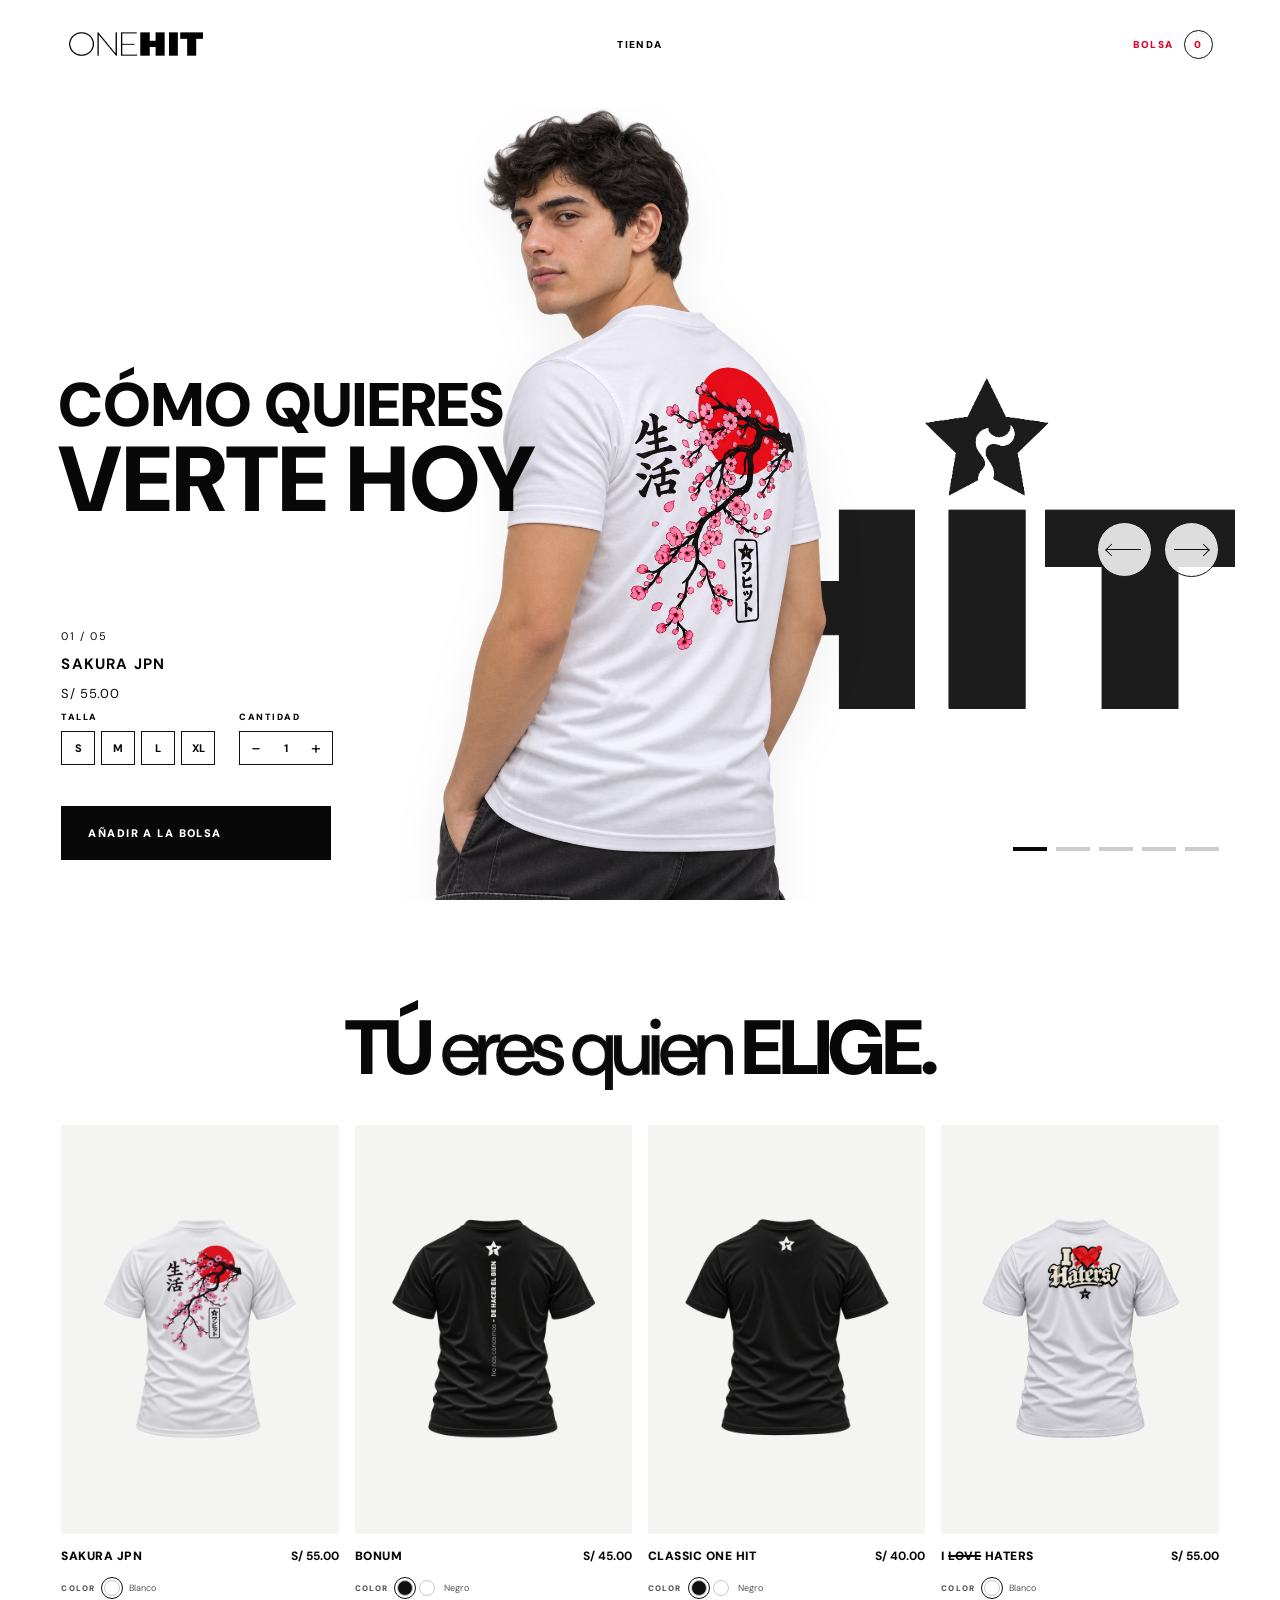
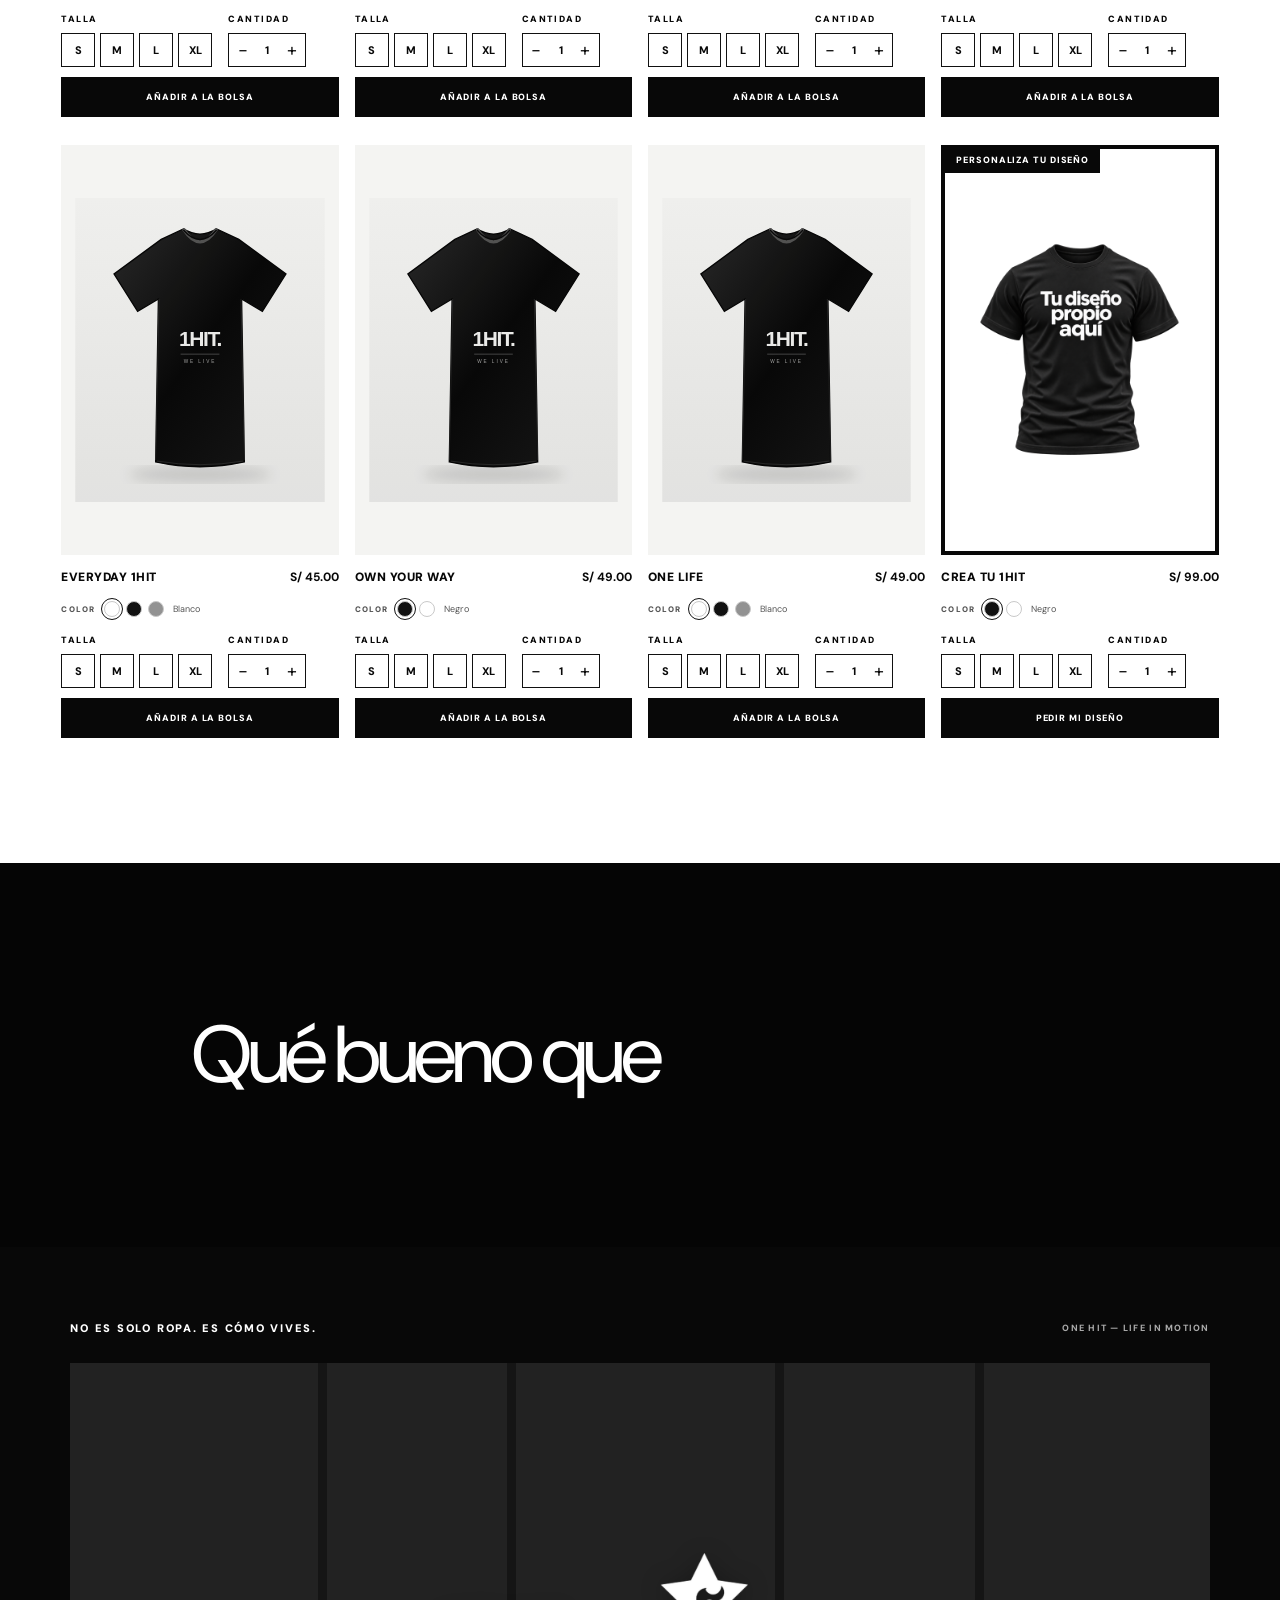
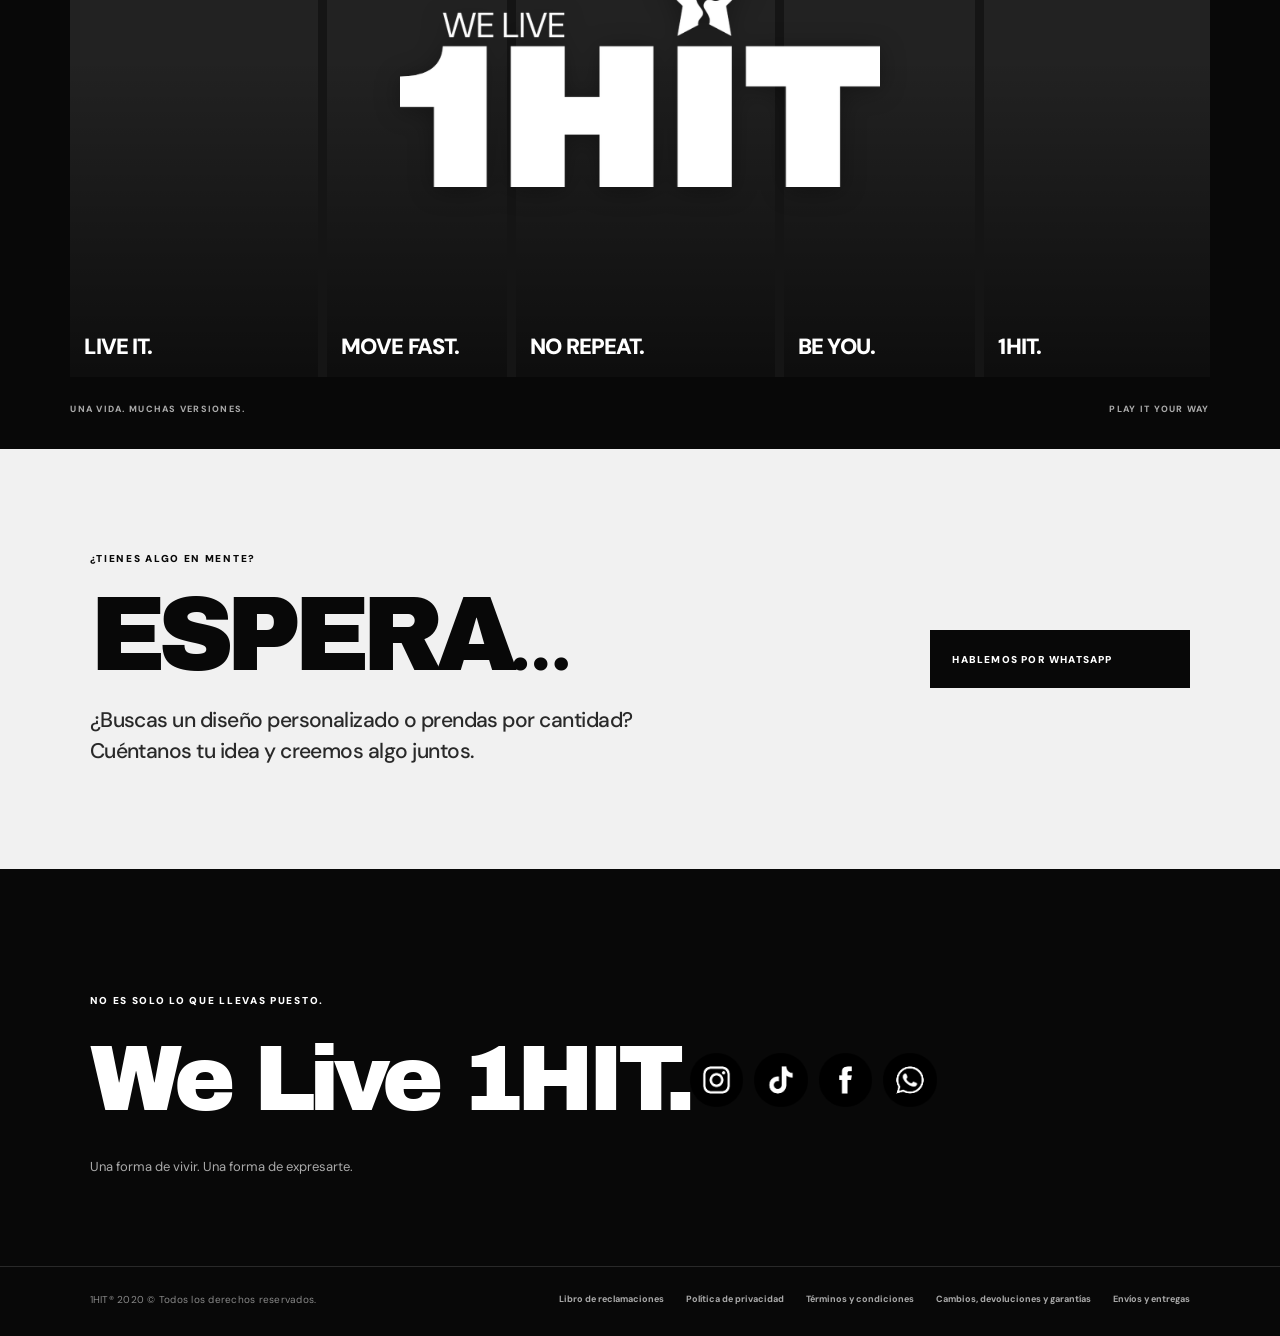
<file: index.html>
<!doctype html>
<html lang="es"><head>
<meta charset="UTF-8"><meta name="viewport" content="width=device-width,initial-scale=1">
<meta name="theme-color" content="#fff"><title>ONEHIT® — WE LIVE 1HIT.</title>
<link rel="preconnect" href="https://fonts.googleapis.com"><link rel="preconnect" href="https://fonts.gstatic.com" crossorigin>
<link href="https://fonts.googleapis.com/css2?family=Archivo+Black&family=DM+Sans:wght@400;500;600;700;800;900&display=swap" rel="stylesheet">
<link rel="stylesheet" href="/src/styles.css?v=mobile-modal-close-sticky-001">
</head><body>
<header class="header"><a class="logo" href="#home" aria-label="ONE HIT"><img src="/public/brand/onehit-header-logo.png" alt="ONE HIT®"></a><nav><a href="#shop">TIENDA</a></nav><button class="bag" id="bag">BOLSA <span id="bag-count">0</span></button></header>
<main>
<section class="hero" id="home">
<img class="giant-logo" src="/public/brand/onehit-logo.png" alt="" aria-hidden="true">
<div class="headline"><span>CÓMO QUIERES</span><strong>VERTE HOY</strong></div>
<div class="model-window"><div class="model-track" id="model-track">
<div class="model-slide"><img src="/public/models/model-white.png" alt="Modelo con polo gráfico blanco"></div>
<div class="model-slide black-look"><img src="/public/models/model-black.png" alt="Modelo con polo negro"></div>
<div class="model-slide alt-look"><img src="/public/models/model-i-love-haters.png" alt="Modelo con I LOVE HATERS"></div>
<div class="model-slide graphic-look"><img src="/public/models/model-graphic.webp" alt="Modelo con polo de colección"></div>
<div class="model-slide hoodie-look"><img src="/public/models/model-hoodie.webp" alt="Modelo con hoodie"></div>
</div></div>
<div class="arrows"><button id="prev" aria-label="Anterior"><span class="slider-arrow slider-arrow-left" aria-hidden="true"></span></button><button id="next" aria-label="Siguiente"><span class="slider-arrow slider-arrow-right" aria-hidden="true"></span></button></div>
<div class="product-meta"><small id="slide-number">01 / 05</small><b id="product-name">POLO GRÁFICO 01 / BLANCO</b><span id="product-price">S/ 49.00</span></div>
<div class="purchase-options" aria-label="Seleccionar talla y cantidad"><div class="size-picker"><span class="option-label">TALLA</span><div class="size-options" id="size-options"><button type="button" data-size="S">S</button><button type="button" data-size="M">M</button><button type="button" data-size="L">L</button><button type="button" data-size="XL">XL</button></div></div>
<div class="quantity-picker"><span class="option-label">CANTIDAD</span><div class="quantity-control"><button type="button" id="qty-minus" aria-label="Disminuir cantidad">−</button><output id="quantity">1</output><button type="button" id="qty-plus" aria-label="Aumentar cantidad">+</button></div></div></div>
<button class="buy" id="buy">AÑADIR A LA BOLSA</button>
<div class="indicators" id="indicators"><button class="active"></button><button></button><button></button><button></button><button></button></div>
</section>
<section class="shop" id="shop"><div class="shop-title"><h2><strong class="shop-title-tu">TÚ</strong> <span class="shop-title-regular">eres quien</span> <strong>ELIGE.</strong></h2></div><div class="shop-grid" id="shop-grid"></div></section>
<section class="onehit-manifesto" aria-label="Manifiesto ONE HIT">
 <p class="manifesto-line"><span class="manifesto-fixed">Qué bueno que</span> <span class="manifesto-mask"><span class="manifesto-changing" id="manifesto-changing">toqué fondo.</span></span><span class="manifesto-finale" id="manifesto-finale" aria-hidden="true"><span class="final-regular">Encontré</span> <strong class="final-bold">ONE HIT.</strong></span></p>
</section>
<section class="lifestyle-film" aria-label="ONE HIT lifestyle film">
 <div class="lifestyle-film-head">
  <p>NO ES SOLO ROPA. ES CÓMO VIVES.</p>
  <span>ONE HIT — LIFE IN MOTION</span>
 </div>
 <!-- Simulación temporal del video. Reemplazar este bloque por un video MP4 cuando esté listo. -->
 <div class="film-collage" aria-label="Collage visual animado de estilo de vida">
  <div class="film-tile film-tile-a"><video src="/public/videos/video-01.mp4" autoplay muted loop playsinline webkit-playsinline preload="auto" aria-label="ONE HIT — LIVE IT"></video><span>LIVE IT.</span></div>
  <div class="film-tile film-tile-b"><video src="/public/videos/video-02.mp4" autoplay muted loop playsinline preload="metadata" aria-label="ONE HIT — MOVE FAST"></video><span>MOVE FAST.</span></div>
  <div class="film-tile film-tile-c"><video src="/public/videos/video-03.mp4" autoplay muted loop playsinline preload="metadata" aria-label="ONE HIT — NO REPEAT"></video><span>NO REPEAT.</span></div>
  <div class="film-tile film-tile-d"><video src="/public/videos/video-04.mp4" autoplay muted loop playsinline preload="metadata" aria-label="ONE HIT — BE YOU"></video><span>BE YOU.</span></div>
  <div class="film-tile film-tile-e"><video src="/public/videos/video-05.mp4" autoplay muted loop playsinline preload="metadata" aria-label="ONE HIT — 1HIT"></video><span>1HIT.</span></div>
  <div class="film-center-mark"><img src="/public/brand/we-live-1hit-lockup.png" alt="WE LIVE 1HIT" /></div>
 </div>
 <div class="lifestyle-film-foot"><span>UNA VIDA. MUCHAS VERSIONES.</span><button class="lifestyle-cart-trigger" id="lifestyle-cart-trigger" type="button" aria-label="Abrir tu bolsa">PLAY IT YOUR WAY</button></div>
</section>
<section class="custom-order" id="pedidos-personalizados">
 <div class="custom-order-copy">
  <p class="custom-order-kicker">¿TIENES ALGO EN MENTE?</p>
  <h2>ESPERA<span>…</span></h2>
  <p class="custom-order-description">¿Buscas un diseño personalizado o prendas por cantidad?<br class="custom-order-desktop-break">Cuéntanos tu idea y creemos algo juntos.</p>
 </div>
 <a class="custom-order-cta" href="https://wa.me/51960945765?text=Hola%20ONE%20HIT%2C%20quiero%20consultar%20por%20un%20dise%C3%B1o%20personalizado%20o%20un%20pedido%20por%20cantidad." target="_blank" rel="noopener noreferrer">
  <span>HABLEMOS POR WHATSAPP</span>
 </a>
</section>
<section class="about" id="about"><p>NO ES SOLO LO QUE LLEVAS PUESTO.</p><h2>We Live 1HIT.<span class="about-socials" aria-label="Redes sociales de ONE HIT">
 <a class="about-social-icon" href="https://www.instagram.com/" target="_blank" rel="noopener noreferrer" aria-label="Instagram"><img src="/public/brand/social-instagram.png" alt="" /></a>
 <a class="about-social-icon" href="https://www.tiktok.com/" target="_blank" rel="noopener noreferrer" aria-label="TikTok"><img src="/public/brand/social-tiktok.png" alt="" /></a>
 <a class="about-social-icon" href="https://www.facebook.com/" target="_blank" rel="noopener noreferrer" aria-label="Facebook"><img src="/public/brand/social-facebook.png" alt="" /></a>
 <a class="about-social-icon" href="https://wa.me/51960945765" target="_blank" rel="noopener noreferrer" aria-label="WhatsApp"><img src="/public/brand/social-whatsapp.png" alt="" /></a>
 </span></h2><span>Una forma de vivir. Una forma de expresarte.</span></section>

</main>
<footer class="site-footer" id="footer">
 <div class="footer-copy">1HIT® 2020 © Todos los derechos reservados.</div>
 <nav class="footer-links" aria-label="Información legal">
  <a href="/reclamaciones.html">Libro de reclamaciones</a>
  <a href="/informacion-legal.html#privacidad">Política de privacidad</a>
  <a href="/informacion-legal.html#terminos">Términos y condiciones</a>
  <a href="/informacion-legal.html#cambios">Cambios, devoluciones y garantías</a>
  <a href="/informacion-legal.html#envios">Envíos y entregas</a>
 </nav>
</footer>
<div class="product-modal-backdrop" id="product-modal-backdrop"></div>
<section class="product-modal" id="product-modal" role="dialog" aria-modal="true" aria-labelledby="detail-name" aria-hidden="true">
 <button class="product-modal-close" id="detail-close" type="button" aria-label="Cerrar">×</button>
 <div class="detail-gallery">
  <div class="detail-main-image"><img id="detail-main-image" src="/public/models/model-white.webp" alt=""></div>
  <div class="detail-thumbnails" id="detail-thumbnails"></div>
 </div>
 <div class="detail-info">
  <p class="detail-kicker">ONE HIT / PRODUCTO</p>
  <h2 id="detail-name"></h2>
  <p class="detail-price" id="detail-price"></p>
  <div class="detail-option">
   <span class="option-label">COLOR</span><div class="detail-swatches" id="detail-swatches"></div><span id="detail-color-name"></span>
  </div>
  <div class="detail-option">
   <span class="option-label">TALLA</span><div class="detail-sizes" id="detail-sizes"></div>
  </div>
  <div class="detail-option">
   <span class="option-label">CANTIDAD</span><div class="quantity-control"><button id="detail-minus" type="button" aria-label="Disminuir">−</button><output id="detail-quantity">1</output><button id="detail-plus" type="button" aria-label="Aumentar">+</button></div>
  </div>
  <button class="detail-add" id="detail-add" type="button">AÑADIR A LA BOLSA</button>
  <p class="detail-note" id="detail-note">Selecciona tu color, talla y cantidad antes de añadir a tu bolsa.</p>
 </div>
</section>
<div class="drawer-backdrop" id="backdrop"></div><aside class="drawer" id="drawer"><div class="drawer-head"><b>TU BOLSA</b><button id="close">×</button></div><div id="cart-items" class="cart-items">Tu bolsa está vacía.</div><section class="shipping-panel" id="shipping-panel" hidden><p class="shipping-heading">MÉTODO DE ENVÍO</p><label class="shipping-option"><input type="radio" name="shipping" value="delivery"><span><b>Delivery (Sólo Lima)</b><small>S/ 20.00</small></span></label><label class="shipping-option"><input type="radio" name="shipping" value="shalom"><span><b>Shalom (Lima y Provincia)</b><small>S/ 12.00</small></span></label><p class="shipping-note">Envío de 1 a 2 días.</p><div class="checkout-contact"><label for="customer-phone">TU NÚMERO DE CELULAR</label><input id="customer-phone" type="tel" inputmode="numeric" autocomplete="tel" maxlength="9" placeholder="999 999 999"><small>Lo usaremos para relacionar tu compra con el registro de envío.</small></div></section><div class="drawer-foot"><div class="cart-totals"><b>PRODUCTOS <span id="subtotal">S/ 0.00</span></b><b>ENVÍO <span id="shipping-total">S/ 0.00</span></b><b class="cart-grand-total">TOTAL <span id="grand-total">S/ 0.00</span></b></div><button id="checkout" disabled>CONTINUAR</button><small>Pago seguro procesado por Mercado Pago.</small></div></aside>
<script src="/src/app.js?v=shipping-redirect-001"></script></body></html>
</file>
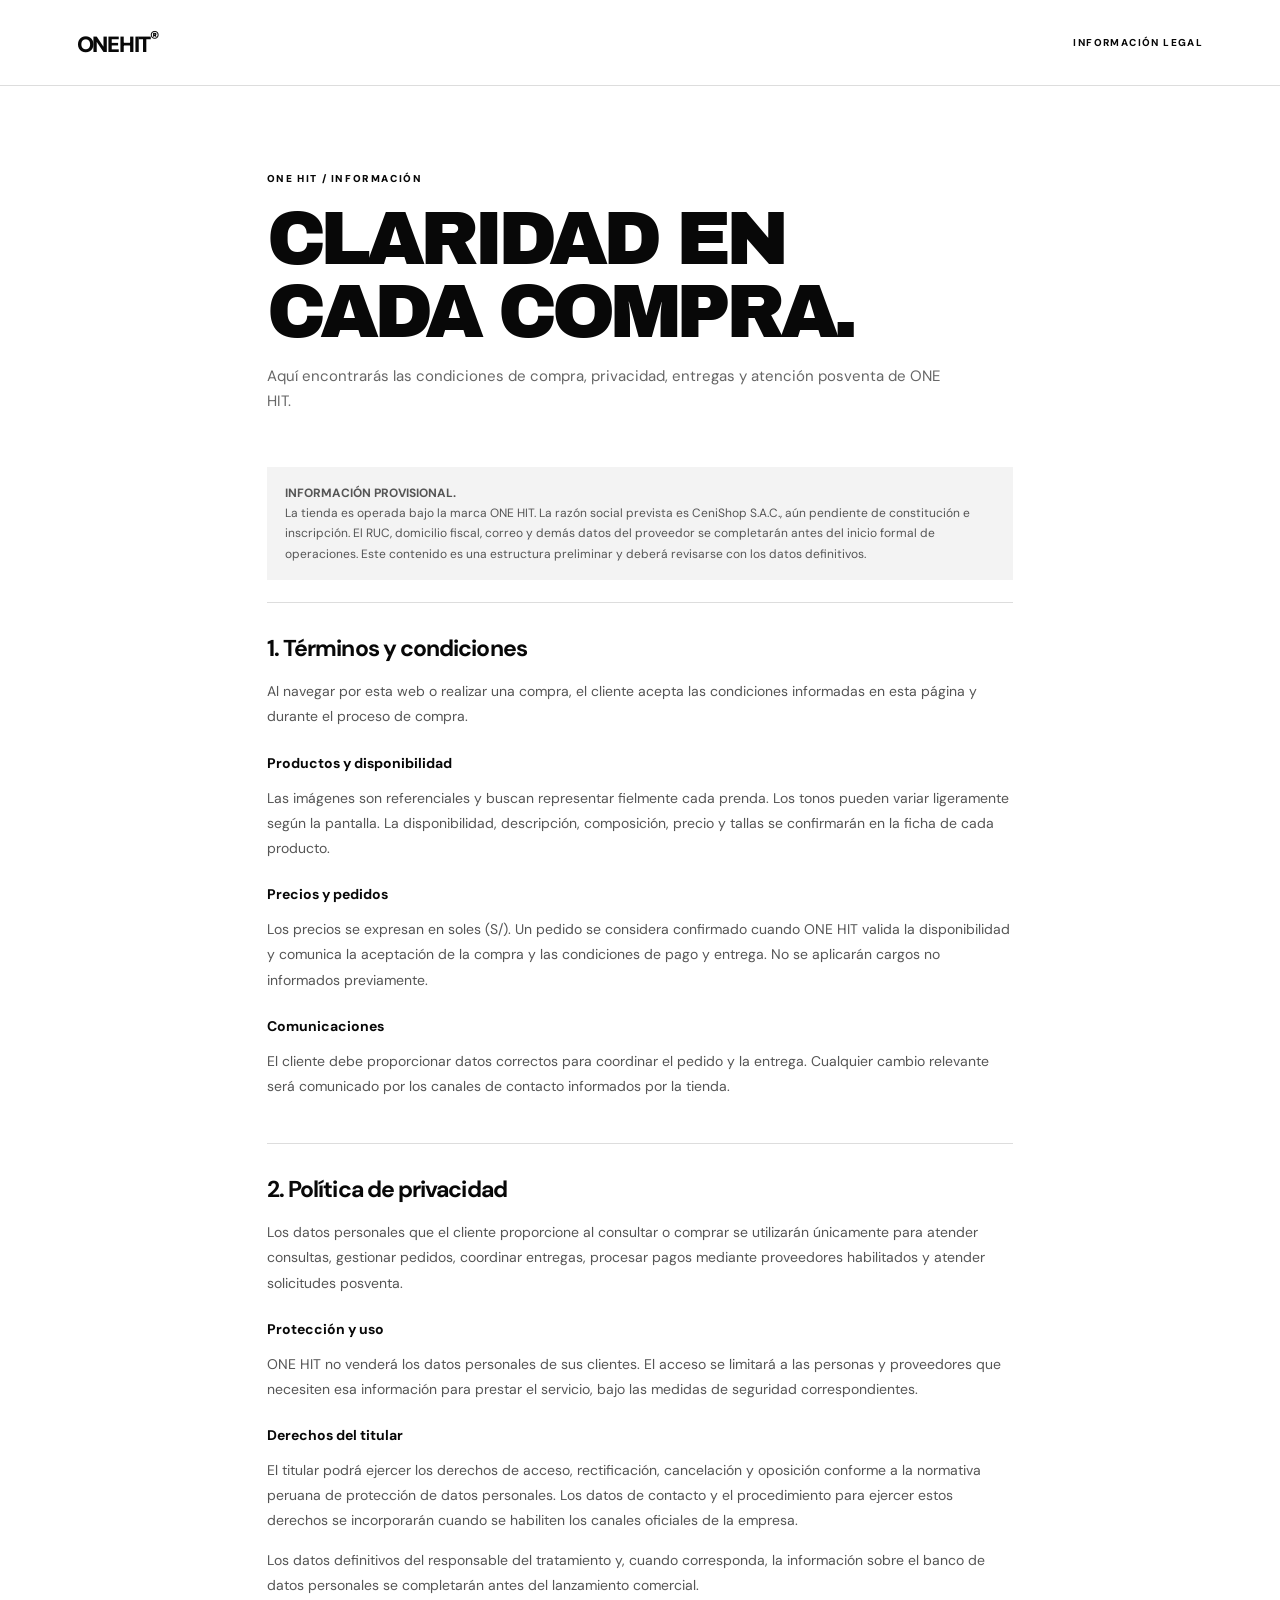
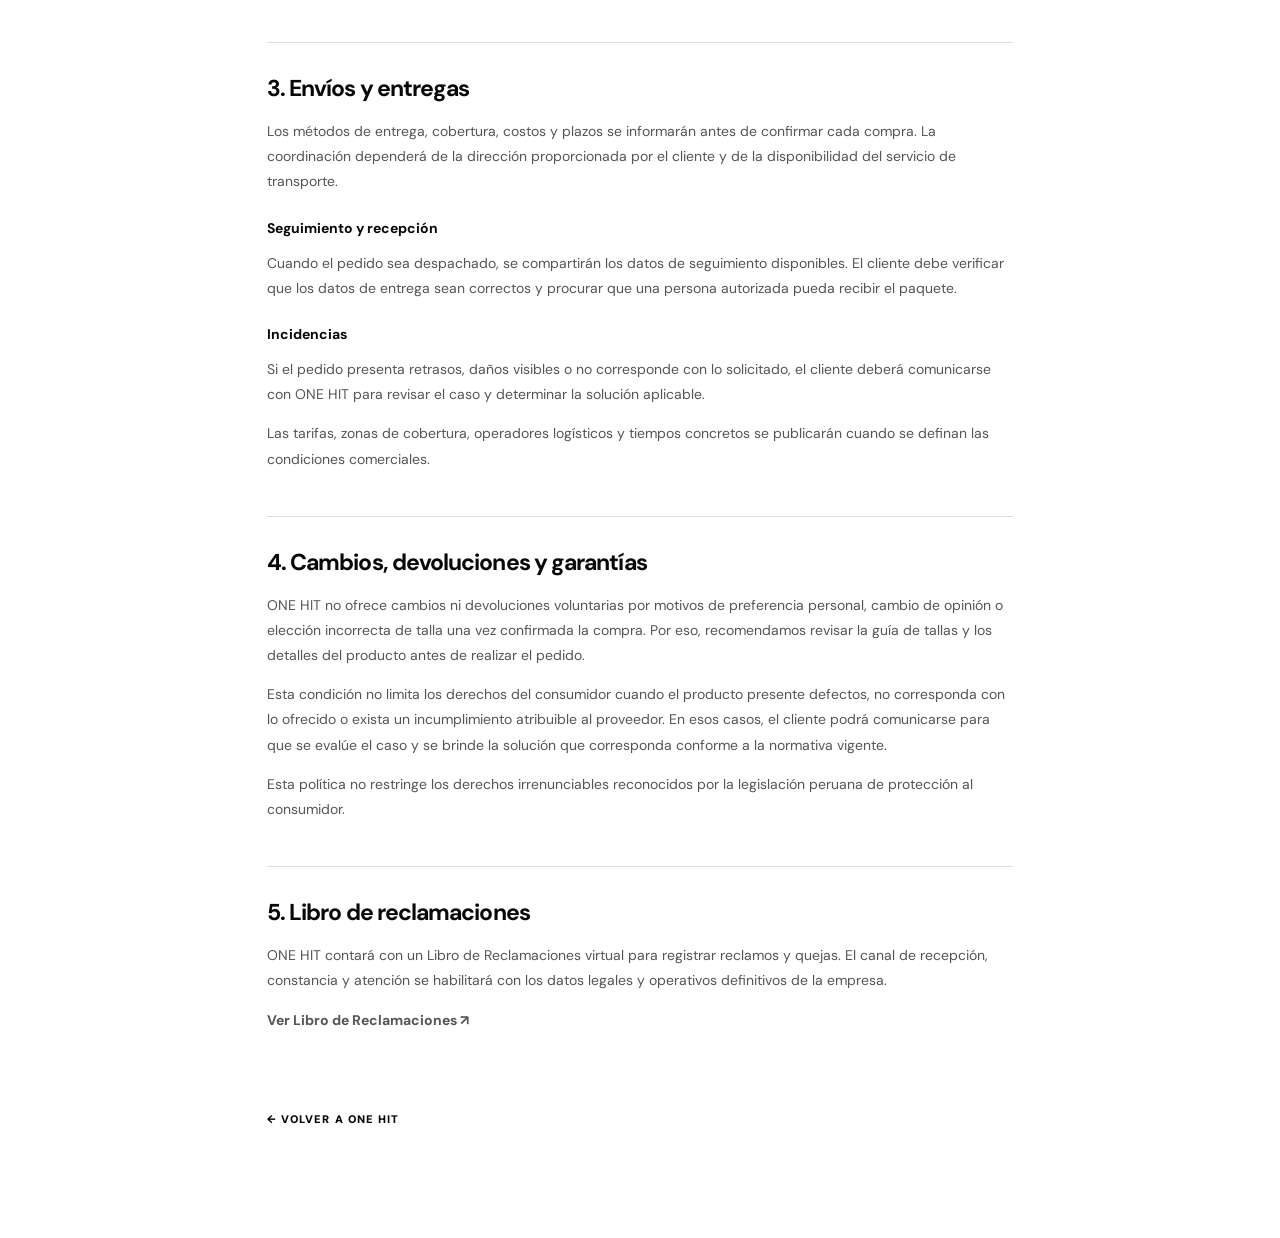
<file: informacion-legal.html>
<!doctype html>
<html lang="es"><head><meta charset="UTF-8"><meta name="viewport" content="width=device-width,initial-scale=1"><meta name="theme-color" content="#fff"><title>Información legal — ONE HIT</title><link rel="preconnect" href="https://fonts.googleapis.com"><link rel="preconnect" href="https://fonts.gstatic.com" crossorigin><link href="https://fonts.googleapis.com/css2?family=Archivo+Black&family=DM+Sans:wght@400;500;600;700;800;900&display=swap" rel="stylesheet"><link rel="stylesheet" href="/src/styles.css"></head><body class="legal-page">
<header class="legal-top"><a href="/">ONEHIT<sup>®</sup></a><span>INFORMACIÓN LEGAL</span></header>
<main class="legal-wrap"><p class="legal-kicker">ONE HIT / INFORMACIÓN</p><h1>CLARIDAD EN<br>CADA COMPRA.</h1><p class="legal-intro">Aquí encontrarás las condiciones de compra, privacidad, entregas y atención posventa de ONE HIT.</p>
<div class="legal-notice"><strong>INFORMACIÓN PROVISIONAL.</strong><br>La tienda es operada bajo la marca ONE HIT. La razón social prevista es CeniShop S.A.C., aún pendiente de constitución e inscripción. El RUC, domicilio fiscal, correo y demás datos del proveedor se completarán antes del inicio formal de operaciones. Este contenido es una estructura preliminar y deberá revisarse con los datos definitivos.</div>
<section class="legal-section" id="terminos"><h2>1. Términos y condiciones</h2><p>Al navegar por esta web o realizar una compra, el cliente acepta las condiciones informadas en esta página y durante el proceso de compra.</p><h3>Productos y disponibilidad</h3><p>Las imágenes son referenciales y buscan representar fielmente cada prenda. Los tonos pueden variar ligeramente según la pantalla. La disponibilidad, descripción, composición, precio y tallas se confirmarán en la ficha de cada producto.</p><h3>Precios y pedidos</h3><p>Los precios se expresan en soles (S/). Un pedido se considera confirmado cuando ONE HIT valida la disponibilidad y comunica la aceptación de la compra y las condiciones de pago y entrega. No se aplicarán cargos no informados previamente.</p><h3>Comunicaciones</h3><p>El cliente debe proporcionar datos correctos para coordinar el pedido y la entrega. Cualquier cambio relevante será comunicado por los canales de contacto informados por la tienda.</p></section>
<section class="legal-section" id="privacidad"><h2>2. Política de privacidad</h2><p>Los datos personales que el cliente proporcione al consultar o comprar se utilizarán únicamente para atender consultas, gestionar pedidos, coordinar entregas, procesar pagos mediante proveedores habilitados y atender solicitudes posventa.</p><h3>Protección y uso</h3><p>ONE HIT no venderá los datos personales de sus clientes. El acceso se limitará a las personas y proveedores que necesiten esa información para prestar el servicio, bajo las medidas de seguridad correspondientes.</p><h3>Derechos del titular</h3><p>El titular podrá ejercer los derechos de acceso, rectificación, cancelación y oposición conforme a la normativa peruana de protección de datos personales. Los datos de contacto y el procedimiento para ejercer estos derechos se incorporarán cuando se habiliten los canales oficiales de la empresa.</p><p>Los datos definitivos del responsable del tratamiento y, cuando corresponda, la información sobre el banco de datos personales se completarán antes del lanzamiento comercial.</p></section>
<section class="legal-section" id="envios"><h2>3. Envíos y entregas</h2><p>Los métodos de entrega, cobertura, costos y plazos se informarán antes de confirmar cada compra. La coordinación dependerá de la dirección proporcionada por el cliente y de la disponibilidad del servicio de transporte.</p><h3>Seguimiento y recepción</h3><p>Cuando el pedido sea despachado, se compartirán los datos de seguimiento disponibles. El cliente debe verificar que los datos de entrega sean correctos y procurar que una persona autorizada pueda recibir el paquete.</p><h3>Incidencias</h3><p>Si el pedido presenta retrasos, daños visibles o no corresponde con lo solicitado, el cliente deberá comunicarse con ONE HIT para revisar el caso y determinar la solución aplicable.</p><p>Las tarifas, zonas de cobertura, operadores logísticos y tiempos concretos se publicarán cuando se definan las condiciones comerciales.</p></section>
<section class="legal-section" id="cambios"><h2>4. Cambios, devoluciones y garantías</h2><p>ONE HIT no ofrece cambios ni devoluciones voluntarias por motivos de preferencia personal, cambio de opinión o elección incorrecta de talla una vez confirmada la compra. Por eso, recomendamos revisar la guía de tallas y los detalles del producto antes de realizar el pedido.</p><p>Esta condición no limita los derechos del consumidor cuando el producto presente defectos, no corresponda con lo ofrecido o exista un incumplimiento atribuible al proveedor. En esos casos, el cliente podrá comunicarse para que se evalúe el caso y se brinde la solución que corresponda conforme a la normativa vigente.</p><p>Esta política no restringe los derechos irrenunciables reconocidos por la legislación peruana de protección al consumidor.</p></section>
<section class="legal-section"><h2>5. Libro de reclamaciones</h2><p>ONE HIT contará con un Libro de Reclamaciones virtual para registrar reclamos y quejas. El canal de recepción, constancia y atención se habilitará con los datos legales y operativos definitivos de la empresa.</p><p><a href="/reclamaciones.html"><strong>Ver Libro de Reclamaciones ↗</strong></a></p></section>
<a class="legal-back" href="/">← VOLVER A ONE HIT</a></main></body></html>
</file>
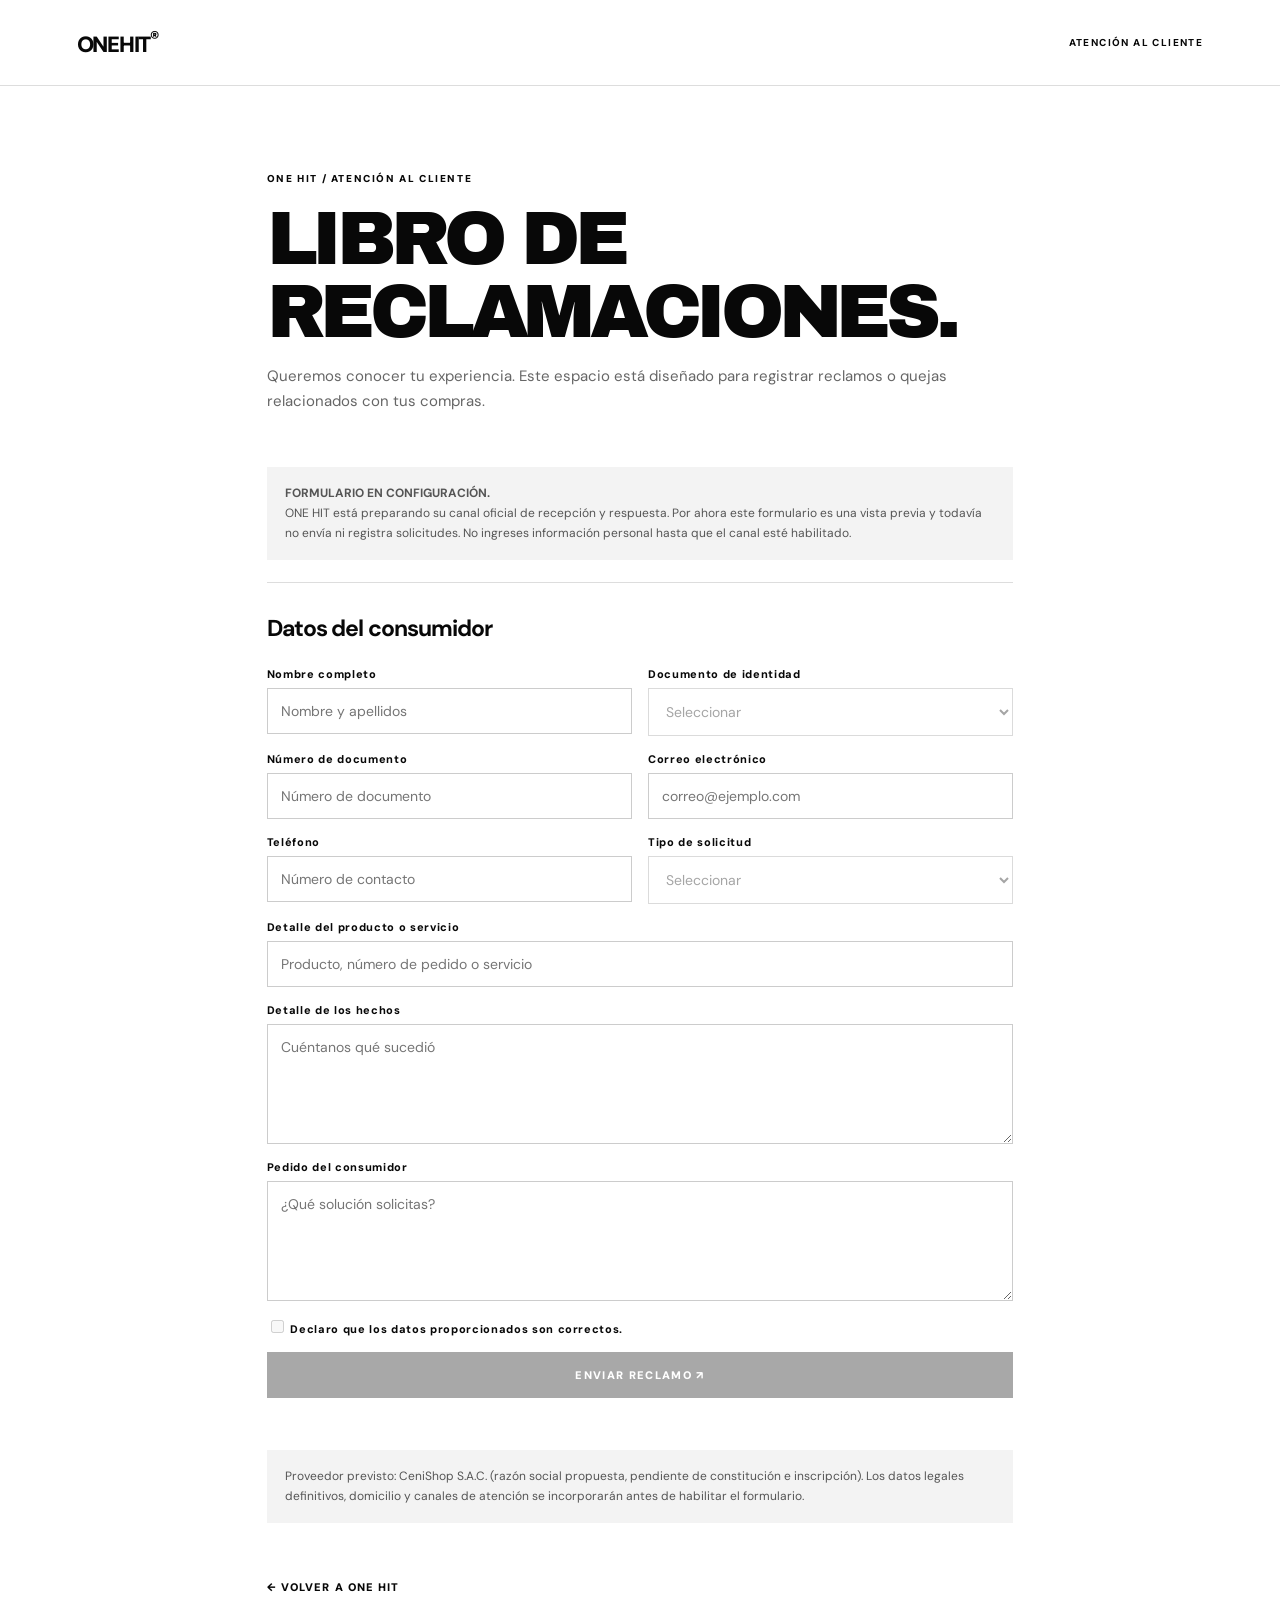
<file: reclamaciones.html>
<!doctype html>
<html lang="es"><head><meta charset="UTF-8"><meta name="viewport" content="width=device-width,initial-scale=1"><meta name="theme-color" content="#fff"><title>Libro de Reclamaciones — ONE HIT</title><link rel="preconnect" href="https://fonts.googleapis.com"><link rel="preconnect" href="https://fonts.gstatic.com" crossorigin><link href="https://fonts.googleapis.com/css2?family=Archivo+Black&family=DM+Sans:wght@400;500;600;700;800;900&display=swap" rel="stylesheet"><link rel="stylesheet" href="/src/styles.css"></head><body class="legal-page">
<header class="legal-top"><a href="/">ONEHIT<sup>®</sup></a><span>ATENCIÓN AL CLIENTE</span></header>
<main class="legal-wrap"><p class="legal-kicker">ONE HIT / ATENCIÓN AL CLIENTE</p><h1>LIBRO DE<br>RECLAMACIONES.</h1><p class="legal-intro">Queremos conocer tu experiencia. Este espacio está diseñado para registrar reclamos o quejas relacionados con tus compras.</p>
<div class="legal-notice"><strong>FORMULARIO EN CONFIGURACIÓN.</strong><br>ONE HIT está preparando su canal oficial de recepción y respuesta. Por ahora este formulario es una vista previa y todavía no envía ni registra solicitudes. No ingreses información personal hasta que el canal esté habilitado.</div>
<section class="legal-section"><h2>Datos del consumidor</h2><form class="claim-form">
<label>Nombre completo<input type="text" autocomplete="name" disabled placeholder="Nombre y apellidos"></label>
<label>Documento de identidad<select disabled><option>Seleccionar</option><option>DNI</option><option>CE</option><option>Pasaporte</option></select></label>
<label>Número de documento<input type="text" disabled placeholder="Número de documento"></label>
<label>Correo electrónico<input type="email" disabled placeholder="correo@ejemplo.com"></label>
<label>Teléfono<input type="tel" disabled placeholder="Número de contacto"></label>
<label>Tipo de solicitud<select disabled><option>Seleccionar</option><option>Reclamo</option><option>Queja</option></select></label>
<label class="claim-full">Detalle del producto o servicio<input type="text" disabled placeholder="Producto, número de pedido o servicio"></label>
<label class="claim-full">Detalle de los hechos<textarea disabled placeholder="Cuéntanos qué sucedió"></textarea></label>
<label class="claim-full">Pedido del consumidor<textarea disabled placeholder="¿Qué solución solicitas?"></textarea></label>
<label class="claim-full"><span><input type="checkbox" disabled> Declaro que los datos proporcionados son correctos.</span></label>
<button class="claim-full" type="button" disabled>ENVIAR RECLAMO ↗</button>
</form></section>
<p class="legal-notice">Proveedor previsto: CeniShop S.A.C. (razón social propuesta, pendiente de constitución e inscripción). Los datos legales definitivos, domicilio y canales de atención se incorporarán antes de habilitar el formulario.</p><a class="legal-back" href="/">← VOLVER A ONE HIT</a></main></body></html>
</file>
<file: src/styles.css>
*{box-sizing:border-box}html{scroll-behavior:smooth}body{margin:0;background:#fff;color:#080808;font-family:"DM Sans",Arial,sans-serif;-webkit-font-smoothing:antialiased}button,a{font:inherit}button{cursor:pointer}a{color:inherit;text-decoration:none}:root{--display:"Archivo Black",Impact,sans-serif}.header{height:88px;position:absolute;z-index:20;inset:0 0 auto;display:grid;grid-template-columns:1fr 1fr 1fr;align-items:center;padding:0 4.8%}.logo{font:30px var(--display);letter-spacing:-2.5px}.logo span{font-family:"DM Sans";font-weight:500}.logo sup{font:700 8px "DM Sans";vertical-align:top;margin-left:2px}.header nav{display:flex;justify-content:center;gap:42px}.header nav a,.bag{font-size:10px;font-weight:900;letter-spacing:.14em}.bag{justify-self:end;border:0;background:none;display:flex;align-items:center;gap:10px}.bag span{border:1px solid #111;border-radius:50%;width:29px;height:29px;display:grid;place-items:center;font-size:10px}
.hero{height:100svh;min-height:680px;max-height:1000px;position:relative;overflow:hidden;background:#fff}.giant-logo{position:absolute;z-index:1;right:3.5%;top:42%;width:53vw;max-width:850px;height:auto;object-fit:contain;pointer-events:none}\n.headline{position:absolute;z-index:12;left:4.5%;top:50svh;transform:translateY(-50%);display:flex;flex-direction:column;align-items:flex-start;line-height:.9;letter-spacing:-.065em;white-space:nowrap;pointer-events:none;text-align:left}.headline span{display:block;font-size:clamp(30px,4.8vw,76px);font-weight:900}.headline strong{display:block;font-size:clamp(48px,7.2vw,112px);font-weight:900}.giant-brand{position:absolute;z-index:1;right:4%;top:55%;transform:translateY(-30%);font:clamp(150px,24vw,370px)/.8 var(--display);letter-spacing:-.11em;color:#1c1c1c;white-space:nowrap}.brand-mark{position:absolute;z-index:1;right:14%;top:43%;width:clamp(54px,7vw,105px);height:auto}.brand-mark svg{width:100%;height:auto;fill:#1c1c1c}.brand-mark .cut{fill:white}.model-window{position:absolute;z-index:4;inset:12% 0 0;overflow:hidden;pointer-events:none}.model-track{height:100%;width:500%;display:flex;transition:transform .95s cubic-bezier(.72,0,.18,1);will-change:transform}.model-slide{flex:0 0 20%;height:100%;width:20%;display:flex;align-items:flex-end;justify-content:center;position:relative}.model-slide img{height:100%;width:auto;max-width:60vw;object-fit:contain;object-position:center bottom;display:block;filter:drop-shadow(0 15px 24px #00000010)}.black-look img{filter:drop-shadow(0 15px 24px #00000010)}.alt-look img{filter:drop-shadow(0 15px 24px #00000010)}.graphic-look img{filter:contrast(1.08)}.hoodie-look img{filter:grayscale(1) brightness(.72)}.arrows{position:absolute;z-index:10;right:4.8%;top:58%;display:flex;gap:12px}.arrows button{width:55px;height:55px;border:1px solid #111;border-radius:50%;background:#ffffffd9;font-size:25px;line-height:1;transition:.2s}.arrows button:hover{background:#111;color:#fff}.product-meta{position:absolute;z-index:10;left:4.8%;bottom:14%;display:flex;flex-direction:column;gap:11px}.product-meta small{font-size:11px;letter-spacing:.14em}.product-meta b{font-size:15px;letter-spacing:.08em}.product-meta span{font-size:13px;letter-spacing:.06em}.buy{position:absolute;z-index:10;left:4.8%;bottom:5%;background:#080808;color:#fff;border:0;padding:20px 27px;font-size:11px;font-weight:900;letter-spacing:.13em;display:flex;gap:30px;align-items:center}.buy span{font-size:18px;font-weight:400}.slogan{position:absolute;z-index:10;right:4.8%;bottom:15%;font:900 20px "DM Sans";letter-spacing:-.02em;text-align:right}.slogan small{display:block;font:800 9px "DM Sans";letter-spacing:.18em;margin-top:12px}.indicators{position:absolute;z-index:10;right:4.8%;bottom:5.5%;display:flex;gap:9px}.indicators button{width:34px;height:4px;border:0;background:#ccc;padding:0}.indicators button.active{background:#080808}
.shop{padding:110px 7% 130px}.shop-title p,.about>p{font-size:10px;font-weight:900;letter-spacing:.17em}.shop-title h2{font:clamp(65px,10vw,135px)/.82 var(--display);letter-spacing:-.09em;margin:22px 0 45px}.shop-title h2 span{color:#fff;-webkit-text-stroke:1.5px #111}.shop-grid{display:grid;grid-template-columns:repeat(3,1fr);gap:18px}.shop-card{background:#f2f2f2;min-height:350px;display:flex;align-items:center;justify-content:center;position:relative}.shop-card img{height:290px;max-width:90%;object-fit:contain}.shop-card p{position:absolute;left:16px;bottom:10px;font-size:10px;font-weight:900;letter-spacing:.1em}.about{background:#080808;color:#fff;padding:100px 7%}.about h2{font:clamp(85px,14vw,180px)/.82 var(--display);letter-spacing:-.1em;margin:25px 0}.about>span{font-size:13px;color:#aaa}
.drawer-backdrop{position:fixed;inset:0;z-index:30;background:#0008;opacity:0;pointer-events:none;transition:.25s}.drawer-backdrop.open{opacity:1;pointer-events:auto}.drawer{position:fixed;z-index:31;right:0;top:0;width:min(430px,100%);height:100dvh;background:#fff;padding:28px;transform:translateX(105%);transition:.3s;display:flex;flex-direction:column}.drawer.open{transform:translateX(0)}.drawer-head{display:flex;justify-content:space-between;font:23px var(--display);padding-bottom:20px;border-bottom:1px solid #ddd}.drawer-head button{border:0;background:none;font-size:28px}.cart-items{flex:1;padding:20px 0;font-size:12px}.cart-line{display:flex;justify-content:space-between;padding:14px 0;border-bottom:1px solid #ddd}.drawer-foot{border-top:1px solid #ddd;padding-top:20px}.drawer-foot>b{display:flex;justify-content:space-between;font-size:11px}.drawer-foot button{width:100%;padding:17px;background:#080808;color:#fff;border:0;margin-top:20px;font-size:10px;font-weight:900;letter-spacing:.12em}.drawer-foot button:disabled{opacity:.3}.drawer-foot small{display:block;color:#777;font-size:9px;margin-top:12px;line-height:1.5}
@media(max-width:700px){.header{height:70px;padding:0 5%;grid-template-columns:1fr auto}.header nav{display:none}.logo{font-size:25px}.hero{min-height:690px;height:100svh}.headline{left:5%;top:50svh;transform:translateY(-50%);z-index:12}.headline span{font-size:7.5vw}.headline strong{font-size:11.5vw}.giant-logo{width:78vw;right:3%;top:48%}.model-window{inset:19% 0 0}.model-slide img{height:76%;max-width:92vw}.arrows{right:5%;top:60%;gap:7px}.arrows button{width:39px;height:39px;font-size:19px}.product-meta{left:5%;bottom:16%;gap:7px}.product-meta b{font-size:11px}.product-meta small,.product-meta span{font-size:9px}.buy{left:5%;bottom:6%;padding:14px 16px;font-size:9px;gap:15px}.slogan{right:5%;bottom:17%;font-size:12px}.slogan small{font-size:7px}.indicators{right:5%;bottom:6.5%;gap:5px}.indicators button{width:19px}.shop{padding:75px 5%}.shop-grid{grid-template-columns:repeat(2,1fr);gap:10px}.shop-card{min-height:230px}.shop-card img{height:190px}.about{padding:75px 5%}.about h2{font-size:20vw}}@media(prefers-reduced-motion:reduce){*{transition:none!important;scroll-behavior:auto!important}}
/* ONE HIT headline positioning correction */
@media(min-width:701px){.headline{top:50svh;left:4.5%;z-index:12}.headline span{font-size:clamp(30px,4.8vw,76px)}.headline strong{font-size:clamp(48px,7.2vw,112px)}}

/* Product size and quantity controls — ONE HIT */
.purchase-options{
 position:absolute;z-index:11;left:4.8%;bottom:12.2%;
 display:flex;align-items:flex-end;gap:28px;
}
.size-picker,.quantity-picker{display:flex;flex-direction:column;gap:8px}
.option-label{font-size:9px;font-weight:900;letter-spacing:.16em}
.size-options{display:flex;gap:6px}
.size-options button{
 width:34px;height:34px;border:1px solid #111;background:#fff;color:#111;
 font-size:11px;font-weight:800;transition:background .18s,color .18s,border-color .18s;
}
.size-options button:hover,.size-options button.selected{background:#080808;color:#fff}
.size-options.needs-size button{border-color:#b3261e}
.quantity-control{height:34px;display:flex;align-items:center;border:1px solid #111}
.quantity-control button{width:32px;height:32px;border:0;background:#fff;font-size:18px;line-height:1}
.quantity-control output{min-width:28px;text-align:center;font-size:11px;font-weight:800}
.selection-hint{display:none;font-size:9px;color:#b3261e;letter-spacing:.03em;align-self:center}
.selection-hint.visible{display:block}
.product-meta{bottom:27%}
.buy{bottom:4.5%;min-width:270px;justify-content:space-between}
@media(max-width:700px){
 .product-meta{bottom:29%;gap:6px}
 .purchase-options{left:5%;bottom:13%;gap:17px;align-items:flex-end}
 .option-label{font-size:8px}
 .size-picker,.quantity-picker{gap:6px}
 .size-options{gap:4px}
 .size-options button{width:29px;height:30px;font-size:10px}
 .quantity-control{height:30px}
 .quantity-control button{width:27px;height:28px}
 .quantity-control output{min-width:22px}
 .selection-hint{position:absolute;left:0;top:calc(100% + 4px);white-space:nowrap;font-size:8px}
 .buy{left:5%;bottom:4.5%;min-width:220px;padding:13px 15px;font-size:8px;gap:12px}
}

/* ONE HIT refinement 02 — centered headline and clean purchase stack */
#home{position:relative}
#home .headline{
 top:50% !important;
 left:4.5% !important;
 bottom:auto !important;
 transform:translateY(-50%) !important;
 z-index:15 !important;
}
#home .product-meta{bottom:22% !important}
#home .purchase-options{
 bottom:15% !important;
 left:4.8% !important;
 gap:24px !important;
 align-items:flex-end !important;
}
#home .buy{
 bottom:4.5% !important;
 min-height:54px !important;
}
#home .selection-hint{display:none !important}
@media(max-width:700px){
 #home .headline{
  top:50% !important;
  left:5% !important;
  bottom:auto !important;
  transform:translateY(-50%) !important;
 }
 #home .product-meta{bottom:24% !important}
 #home .purchase-options{
  bottom:15% !important;
  left:5% !important;
  gap:16px !important;
 }
 #home .buy{bottom:4.5% !important;min-height:46px !important}
}


/* DEFINITIVE FIX: headline must be absolutely positioned inside the hero */
#home.hero > .headline {
  position: absolute !important;
  display: flex !important;
  flex-direction: column !important;
  align-items: flex-start !important;
  top: 50% !important;
  left: 4.5% !important;
  right: auto !important;
  bottom: auto !important;
  width: max-content !important;
  height: auto !important;
  margin: 0 !important;
  padding: 0 !important;
  transform: translateY(-50%) !important;
  z-index: 25 !important;
  line-height: .9 !important;
  white-space: nowrap !important;
  text-align: left !important;
  pointer-events: none !important;
}
#home.hero > .headline span {
  display: block !important;
  font-size: clamp(30px, 4.8vw, 76px) !important;
  line-height: .98 !important;
  font-weight: 900 !important;
}
#home.hero > .headline strong {
  display: block !important;
  font-size: clamp(48px, 7.2vw, 112px) !important;
  line-height: .98 !important;
  font-weight: 900 !important;
}
@media (max-width: 700px) {
  #home.hero > .headline {
    top: 50% !important;
    left: 5% !important;
    transform: translateY(-50%) !important;
  }
  #home.hero > .headline span { font-size: 7.5vw !important; }
  #home.hero > .headline strong { font-size: 11.5vw !important; }
}


/* =========================================================
   ONE HIT — MOBILE-ONLY COMPOSITION V1
   Desktop rules above remain untouched.
   ========================================================= */
@media (max-width: 700px) {
  /* Give the vertical composition enough room for product controls. */
  #home.hero {
    height: max(980px, 125svh) !important;
    min-height: 980px !important;
    max-height: none !important;
    overflow: hidden;
  }

  /* Keep the mobile header compact and pinned to the top of the hero. */
  #home .header,
  .header {
    height: 68px;
    padding: 0 5%;
    grid-template-columns: 1fr auto;
  }

  /* Strong two-line headline, centered horizontally in the composition
     and positioned above the model's torso rather than over the face. */
  #home.hero > .headline {
    position: absolute !important;
    top: 29% !important;
    left: 5% !important;
    right: auto !important;
    bottom: auto !important;
    width: max-content !important;
    max-width: 90% !important;
    transform: none !important;
    z-index: 15 !important;
    white-space: nowrap !important;
    line-height: .9 !important;
  }
  #home.hero > .headline span {
    font-size: clamp(30px, 8.1vw, 48px) !important;
    line-height: .98 !important;
    letter-spacing: -.065em !important;
  }
  #home.hero > .headline strong {
    font-size: clamp(43px, 11.7vw, 68px) !important;
    line-height: .98 !important;
    letter-spacing: -.065em !important;
  }

  /* Model occupies the visual middle; smaller than the current mobile
     version to keep face, graphic and purchase details readable. */
  #home .model-window {
    inset: 10% 0 30% !important;
    z-index: 4;
  }
  #home .model-slide {
    align-items: flex-end;
  }
  #home .model-slide img {
    height: 100% !important;
    width: auto !important;
    max-width: 86vw !important;
    object-fit: contain !important;
    object-position: center bottom !important;
  }

  /* Brand mark stays behind the model and clear of the headline. */
  #home .giant-logo {
    top: 48% !important;
    right: 2% !important;
    width: 88vw !important;
    max-width: none !important;
    z-index: 1 !important;
  }

  /* Navigation sits at the edge of the visual area, not over the controls. */
  #home .arrows {
    top: 55% !important;
    right: 5% !important;
    gap: 8px !important;
    z-index: 16 !important;
  }
  #home .arrows button {
    width: 42px !important;
    height: 42px !important;
    font-size: 20px !important;
  }

  /* Product information and purchase controls form one compact stack. */
  #home .product-meta {
    left: 5% !important;
    right: 5% !important;
    bottom: 24% !important;
    gap: 6px !important;
    z-index: 18 !important;
  }
  #home .product-meta small { font-size: 10px !important; }
  #home .product-meta b {
    font-size: 12px !important;
    line-height: 1.25 !important;
  }
  #home .product-meta span { font-size: 11px !important; }

  #home .purchase-options {
    left: 5% !important;
    right: auto !important;
    bottom: 12.5% !important;
    gap: clamp(14px, 7vw, 30px) !important;
    align-items: flex-end !important;
    z-index: 19 !important;
  }
  #home .size-picker,
  #home .quantity-picker { gap: 7px !important; }
  #home .option-label {
    font-size: 9px !important;
    letter-spacing: .14em !important;
  }
  #home .size-options { gap: 5px !important; }
  #home .size-options button {
    width: clamp(31px, 9vw, 39px) !important;
    height: 38px !important;
    font-size: 11px !important;
  }
  #home .quantity-control { height: 38px !important; }
  #home .quantity-control button {
    width: 31px !important;
    height: 36px !important;
  }
  #home .quantity-control output {
    min-width: 26px !important;
    font-size: 12px !important;
  }

  #home .buy {
    left: 5% !important;
    right: 5% !important;
    bottom: 3.5% !important;
    width: 90% !important;
    min-width: 0 !important;
    min-height: 54px !important;
    padding: 15px 18px !important;
    justify-content: space-between !important;
    font-size: 10px !important;
    z-index: 20 !important;
  }

  #home .indicators {
    right: 5% !important;
    bottom: 1.3% !important;
    gap: 5px !important;
    z-index: 17 !important;
  }
  #home .indicators button { width: 20px !important; }

  /* Ensure no old desktop-only slogan styling reappears. */
  #home .slogan { display: none !important; }
}

/* Extra narrow phones: preserve a single-line control row. */
@media (max-width: 380px) {
  #home.hero > .headline span { font-size: 7.7vw !important; }
  #home.hero > .headline strong { font-size: 11vw !important; }
  #home .purchase-options { gap: 12px !important; }
  #home .size-options { gap: 3px !important; }
  #home .size-options button {
    width: 29px !important;
    height: 35px !important;
  }
  #home .quantity-control button { width: 27px !important; }
}

/* TIENDA ONE HIT — catálogo 8 productos */
.shop{padding:110px 4.8% 125px}
.shop-title{display:flex;align-items:flex-end;justify-content:space-between;margin-bottom:36px}
.shop-title p{margin:0 0 8px}
.shop-title h2{font-size:clamp(58px,8vw,110px);margin:10px 0 0}
.shop-grid{display:grid;grid-template-columns:repeat(4,minmax(0,1fr));gap:28px 16px}
.shop-card{min-height:0;background:#fff;display:flex;flex-direction:column;align-items:stretch;justify-content:flex-start}
.shop-image{height:clamp(260px,32vw,440px);background:#f4f4f2;display:flex;align-items:center;justify-content:center;overflow:hidden}
.shop-image img{height:94%;width:92%;object-fit:contain;mix-blend-mode:multiply;transition:filter .2s,transform .35s}
.shop-card:hover .shop-image img{transform:scale(1.035)}
.shop-info{padding:14px 0 0}
.shop-name-row{display:flex;justify-content:space-between;align-items:baseline;gap:8px}
.shop-name-row h3{font-size:12px;font-weight:900;letter-spacing:.04em;margin:0}
.shop-name-row>b{font-size:12px;white-space:nowrap}
.shop-color-row{display:flex;align-items:center;gap:9px;margin-top:13px;min-height:22px}
.shop-label{font-size:8px;font-weight:900;letter-spacing:.14em;color:#555}
.shop-swatches{display:flex;gap:6px}
.swatch{width:16px;height:16px;border-radius:50%;background:var(--swatch);border:1px solid #c9c9c9;padding:0;outline:1px solid transparent;outline-offset:2px}
.swatch.active{outline-color:#111}
.selected-color{font-size:9px;color:#555}
.shop-controls{display:flex;gap:12px;margin-top:13px}
.shop-controls label{display:flex;flex-direction:column;gap:5px;flex:1}
.card-size,.card-qty{height:34px;border:1px solid #d1d1d1;background:#fff;padding:0 8px;font:700 10px "DM Sans";border-radius:0}
.card-add{width:100%;height:40px;margin-top:10px;background:#080808;color:#fff;border:0;font-size:9px;font-weight:900;letter-spacing:.1em}
.card-add:hover{background:#333}
@media(max-width:700px){
 .shop{padding:76px 5% 85px}
 .shop-title{display:block;margin-bottom:24px}
 .shop-title h2{font-size:19vw;margin:14px 0 0}
 .shop-grid{grid-template-columns:repeat(2,minmax(0,1fr));gap:25px 12px}
 .shop-image{height:clamp(210px,64vw,330px)}
 .shop-info{padding-top:10px}
 .shop-name-row h3,.shop-name-row>b{font-size:10px}
 .shop-color-row{gap:7px;margin-top:10px;flex-wrap:wrap}
 .shop-controls{gap:7px;margin-top:10px}
 .card-size,.card-qty{height:32px}
 .card-add{height:38px;font-size:8px}
}

/* Refinamiento tienda: controles idénticos al selector de portada */
.shop-title{justify-content:flex-end}
.shop-controls{display:flex;align-items:flex-end;gap:16px;margin-top:14px}
.shop-controls .size-picker,.shop-controls .quantity-picker{display:flex;flex-direction:column;gap:8px;min-width:0}
.shop-controls .option-label{font-size:9px;font-weight:900;letter-spacing:.16em}
.shop-controls .size-options{display:flex;gap:5px}
.shop-controls .size-options button{width:34px;height:34px;border:1px solid #111;background:#fff;color:#111;font-size:11px;font-weight:800;transition:background .18s,color .18s}
.shop-controls .size-options button:hover,.shop-controls .size-options button.selected{background:#080808;color:#fff}
.shop-controls .quantity-control{height:34px;display:flex;align-items:center;border:1px solid #111}
.shop-controls .quantity-control button{width:27px;height:32px;border:0;background:#fff;color:#111;font-size:18px;line-height:1}
.shop-controls .quantity-control output{min-width:22px;text-align:center;font-size:11px;font-weight:800}
@media(max-width:700px){
 .shop-controls{gap:9px;margin-top:10px}
 .shop-controls .size-picker,.shop-controls .quantity-picker{gap:6px}
 .shop-controls .option-label{font-size:8px}
 .shop-controls .size-options{gap:3px}
 .shop-controls .size-options button{width:27px;height:30px;font-size:10px}
 .shop-controls .quantity-control{height:30px}
 .shop-controls .quantity-control button{width:23px;height:28px}
 .shop-controls .quantity-control output{min-width:19px}
}

/* Shop headline: single line, centered, regular + bold contrast */
.shop-title{display:flex;justify-content:center;align-items:center;text-align:center;margin:0 0 38px;width:100%}
.shop-title h2{display:block;margin:0;font-family:"DM Sans",Arial,sans-serif;font-size:clamp(42px,6.1vw,92px);font-weight:400;line-height:1;letter-spacing:-.065em;white-space:nowrap}
.shop-title h2 .shop-title-regular{font-weight:400}
.shop-title h2 strong{font-weight:900}
@media(max-width:700px){
 .shop-title{justify-content:flex-start;margin-bottom:24px}
 .shop-title h2{font-size:clamp(26px,6.3vw,44px);letter-spacing:-.06em}
}

/* Final shop headline: solid lettering, no outline */
.shop-title{justify-content:center;text-align:center}
.shop-title h2{
 font-family:"DM Sans",Arial,sans-serif;
 font-size:clamp(42px,6vw,88px);
 font-weight:400;
 line-height:1;
 letter-spacing:-.055em;
 white-space:nowrap;
 color:#080808;
 -webkit-text-stroke:0!important;
 text-stroke:0;
 -webkit-text-fill-color:#080808!important;
}
.shop-title h2 .shop-title-regular{font-weight:400}
.shop-title h2 strong{font-weight:900}
@media(max-width:700px){
 .shop-title{justify-content:flex-start;text-align:left}
 .shop-title h2{font-size:clamp(30px,7.4vw,48px);white-space:normal}
}

.shop-title h2 strong.shop-title-tu{font-weight:900}

/* ONE HIT manifesto strip */
.onehit-manifesto{
 width:100%;
 min-height:clamp(240px,30vw,410px);
 padding:64px 6%;
 display:flex;
 align-items:center;
 justify-content:center;
 overflow:hidden;
 background:#050505;
 color:#fff;
}
.manifesto-line{
 display:flex;
 align-items:baseline;
 justify-content:center;
 flex-wrap:wrap;
 gap:.22em;
 width:100%;
 margin:0;
 color:#fff;
 font-family:"DM Sans",Arial,sans-serif;
 font-size:clamp(34px,6.3vw,88px);
 line-height:1.05;
 letter-spacing:-.055em;
 font-weight:400;
 text-align:center;
}
.manifesto-fixed{white-space:nowrap;font-weight:400}
.manifesto-changing{
 display:inline-block;
 min-width:0;
 font-weight:900;
 opacity:1;
 transform:translateY(0);
 transition:opacity .42s ease,transform .42s ease;
}
.manifesto-changing.is-changing{opacity:0;transform:translateY(18px)}
@media(max-width:700px){
 .onehit-manifesto{min-height:250px;padding:52px 7%}
 .manifesto-line{font-size:clamp(32px,9vw,54px);gap:.16em}
}
@media(prefers-reduced-motion:reduce){
 .manifesto-changing{transition:none}
}

.manifesto-fixed{transition:opacity .42s ease,transform .42s ease}
.manifesto-fixed.is-hidden{opacity:0;transform:translateY(-12px);width:0;overflow:hidden;white-space:nowrap}
.manifesto-line.manifesto-final{justify-content:center}

/* Premium finale: deliberate scale, blur-to-sharp and subtle tracking */
.manifesto-changing.manifesto-grand{
 opacity:1;
 transform:scale(1);
 filter:blur(0);
 letter-spacing:-.065em;
 animation:manifestoReveal .95s cubic-bezier(.16,1,.3,1) both;
}
@keyframes manifestoReveal{
 0%{opacity:0;transform:translateY(34px) scale(.88);filter:blur(12px);letter-spacing:.015em}
 55%{opacity:1;filter:blur(0)}
 75%{transform:translateY(-3px) scale(1.025)}
 100%{opacity:1;transform:translateY(0) scale(1);filter:blur(0);letter-spacing:-.065em}
}
@media(prefers-reduced-motion:reduce){
 .manifesto-changing.manifesto-grand{animation:none}
}

/* Manifesto timing and masked left-to-right finale */
.manifesto-mask{display:inline-block;overflow:hidden;vertical-align:baseline}
.manifesto-changing{will-change:opacity,transform,clip-path}
.manifesto-changing.is-changing{opacity:0;transform:translateY(0);transition:opacity .65s ease}
.manifesto-changing.manifesto-wipe{
 opacity:1;
 clip-path:inset(0 0 0 0);
 animation:manifestoMaskReveal 1.65s cubic-bezier(.77,0,.18,1) both;
}
@keyframes manifestoMaskReveal{
 from{clip-path:inset(0 100% 0 0);transform:translateX(-.12em)}
 to{clip-path:inset(0 0 0 0);transform:translateX(0)}
}
.manifesto-final .manifesto-mask{overflow:hidden}
@media(prefers-reduced-motion:reduce){
 .manifesto-changing.manifesto-wipe{animation:none;clip-path:none}
 .manifesto-changing.is-changing{transition:none}
}

/* Finale typography and safe vertical mask: preserve the accent */
.manifesto-mask{overflow:hidden;display:inline-block;vertical-align:baseline;padding:.14em 0 .08em;margin:-.14em 0 -.08em}
.manifesto-changing.manifesto-wipe{animation:none;clip-path:none}
.manifesto-changing.manifesto-wipe .final-regular,.manifesto-changing.manifesto-wipe .final-bold{
 display:inline-block;animation:manifestoCharacterReveal 1.65s cubic-bezier(.77,0,.18,1) both
}
.manifesto-changing .final-regular{font-weight:400}
.manifesto-changing .final-bold{font-weight:900}
@keyframes manifestoCharacterReveal{
 from{clip-path:inset(0 100% 0 0);transform:translateX(-.12em)}
 to{clip-path:inset(0 0 0 0);transform:translateX(0)}
}

/* Dedicated finale layer: never reuse the rotating phrase node */
.manifesto-finale{
 display:none;
 opacity:0;
 white-space:nowrap;
 font-weight:400;
 will-change:opacity,transform,clip-path;
}
.manifesto-line.manifesto-final{justify-content:center}
.manifesto-finale.is-visible{display:inline-block;opacity:1}
.manifesto-finale.is-changing{opacity:0;transition:opacity .65s ease}
.manifesto-finale .final-regular{font-weight:400}
.manifesto-finale .final-bold{font-weight:900}
.manifesto-finale.manifesto-wipe .final-regular,
.manifesto-finale.manifesto-wipe .final-bold{
 display:inline-block;
 animation:manifestoCharacterReveal 1.65s cubic-bezier(.77,0,.18,1) both;
}
@media(max-width:700px){.manifesto-finale{white-space:normal;text-align:center}}
@media(prefers-reduced-motion:reduce){
 .manifesto-finale.is-changing{transition:none}
 .manifesto-finale.manifesto-wipe .final-regular,
 .manifesto-finale.manifesto-wipe .final-bold{animation:none}
}

/* Final state is an overlay, never a second flex-row item */
.manifesto-line{position:relative}
.manifesto-line.manifesto-final .manifesto-fixed,
.manifesto-line.manifesto-final .manifesto-mask{display:none !important}
.manifesto-line .manifesto-finale{
 position:absolute;
 left:50%;
 top:50%;
 transform:translate(-50%,-50%);
 width:max-content;
 max-width:100%;
 margin:0;
 text-align:center;
 pointer-events:none;
}
.manifesto-line.manifesto-final{min-height:1.05em}
.manifesto-line.manifesto-final .manifesto-finale.is-visible{display:block}

/* Keep the opening words' layout width during fade; prevent the last phrase from sliding to center */
.manifesto-fixed.is-hidden{
 width:auto !important;
 overflow:visible !important;
 white-space:nowrap;
}

/* The opening words stay completely still during the rotating phrases.
   They fade only with the final outgoing phrase. */
.manifesto-fixed{
 opacity:1;
 transform:none !important;
 transition:opacity .65s ease !important;
 width:auto !important;
 overflow:visible !important;
 white-space:nowrap;
}
.manifesto-fixed.is-hidden{
 opacity:0;
 transform:none !important;
 width:auto !important;
 overflow:visible !important;
}

/* ONE HIT lifestyle film — temporary animated collage placeholder */
.lifestyle-film{background:#080808;color:#fff;padding:74px 5.5% 34px;overflow:hidden}
.lifestyle-film-head,.lifestyle-film-foot{display:flex;justify-content:space-between;align-items:center;gap:16px}
.lifestyle-film-head p{font-size:11px;font-weight:900;letter-spacing:.16em;margin:0}
.lifestyle-film-head span,.lifestyle-film-foot span{font-size:9px;font-weight:800;letter-spacing:.14em;color:#aaa}
.film-collage{height:clamp(300px,48vw,650px);margin:28px 0 22px;position:relative;display:grid;grid-template-columns:1.1fr .8fr 1.15fr .85fr 1fr;gap:9px;overflow:hidden;background:#151515}
.film-tile{position:relative;overflow:hidden;background:#222;animation:filmCut 5.5s steps(1,end) infinite;isolation:isolate}
.film-tile img,.film-tile video{display:block;width:100%;height:100%;object-fit:cover;filter:grayscale(1) contrast(1.08);opacity:.78;transform:scale(1.08);animation:filmPush 3.2s ease-in-out infinite alternate}
.film-tile:after{content:"";position:absolute;inset:0;background:linear-gradient(180deg,transparent 48%,#0009)}
.film-tile span{position:absolute;z-index:2;left:14px;bottom:16px;font-size:clamp(12px,2vw,22px);font-weight:900;letter-spacing:-.04em}
.film-tile-b{animation-delay:.18s}.film-tile-c{animation-delay:.36s}.film-tile-d{animation-delay:.54s}.film-tile-e{animation-delay:.72s}
.film-tile-b img{animation-delay:-.7s}.film-tile-c img{animation-delay:-1.2s}.film-tile-d img{animation-delay:-1.8s}.film-tile-e img{animation-delay:-2.3s}
.film-center-mark{position:absolute;z-index:3;inset:0;display:flex;align-items:center;justify-content:center;pointer-events:none}
.film-center-mark img{display:block;width:min(480px,38vw);height:auto;max-width:90%;object-fit:contain;filter:drop-shadow(0 3px 12px #0005)}
@media(max-width:700px){.film-center-mark img{width:72vw;max-width:88%;}}
.lifestyle-film-foot{padding-top:4px}
@keyframes filmPush{from{transform:scale(1.04) translateY(1%)}to{transform:scale(1.18) translateY(-2%)}}
@keyframes filmCut{0%,18%{filter:brightness(1)}20%,38%{filter:brightness(.72)}40%,58%{filter:brightness(1.12)}60%,78%{filter:brightness(.82)}80%,100%{filter:brightness(1)}}
@media(max-width:700px){
 .lifestyle-film{padding:54px 5% 26px}
 .lifestyle-film-head span{display:none}
 .film-collage{height:420px;grid-template-columns:1fr 1fr 1fr;grid-template-rows:1fr 1fr}
 .film-tile-a{grid-column:1;grid-row:1}
 .film-tile-b{grid-column:2;grid-row:1}
 .film-tile-c{grid-column:3;grid-row:1}
 .film-tile-d{grid-column:1 / span 2;grid-row:2}
 .film-tile-e{grid-column:3;grid-row:2}
 .lifestyle-film-foot span{font-size:8px}
}
@media(prefers-reduced-motion:reduce){.film-tile,.film-tile img,.film-tile video{animation:none}}

/* PLAY IT YOUR WAY opens the same shopping bag drawer */
.lifestyle-cart-trigger{appearance:none;border:0;background:transparent;padding:0;color:#aaa;font:inherit;font-size:9px;font-weight:800;letter-spacing:.14em;cursor:pointer;text-align:right;transition:color .2s ease}
.lifestyle-cart-trigger:hover,.lifestyle-cart-trigger:focus-visible{color:#fff}
.lifestyle-cart-trigger:focus-visible{outline:1px solid #fff;outline-offset:6px}
@media(max-width:700px){.lifestyle-cart-trigger{font-size:8px}}

/* ONE HIT — closing statement and legal footer */
.about{padding:clamp(76px,9vw,128px) 7% clamp(64px,7vw,96px)}
.about h2{
 font-family:"Archivo Black",Impact,sans-serif;
 font-size:clamp(42px,7.2vw,100px);
 line-height:1;
 letter-spacing:-.065em;
 white-space:nowrap;
 margin:26px 0 30px;
}
.site-footer{
 background:#080808;
 color:#fff;
 border-top:1px solid #292929;
 padding:26px 7% 30px;
 display:flex;
 align-items:center;
 justify-content:space-between;
 gap:24px;
}
.footer-copy{font-size:10px;color:#888;letter-spacing:.025em;white-space:nowrap}
.footer-links{display:flex;align-items:center;justify-content:flex-end;gap:22px;flex-wrap:wrap}
.footer-links a{font-size:9px;font-weight:700;color:#aaa;text-decoration:none;transition:color .2s ease;white-space:nowrap}
.footer-links a:hover,.footer-links a:focus-visible{color:#fff}
@media(max-width:700px){
 .about{padding:68px 5% 58px}
 .about h2{font-size:clamp(34px,8.7vw,58px);letter-spacing:-.07em;margin:22px 0 25px}
 .site-footer{padding:24px 5% 30px;align-items:flex-start;flex-direction:column;gap:20px}
 .footer-copy{font-size:9px;white-space:normal}
 .footer-links{justify-content:flex-start;gap:13px 18px}
 .footer-links a{font-size:9px}
}

/* Legal information pages */
.legal-page{background:#fff;color:#080808;min-height:100vh}
.legal-top{padding:26px 6%;border-bottom:1px solid #ddd;display:flex;justify-content:space-between;align-items:center}
.legal-top a{font-weight:900;letter-spacing:-.06em;font-size:22px}
.legal-top span{font-size:10px;letter-spacing:.14em;font-weight:800}
.legal-wrap{max-width:900px;margin:0 auto;padding:76px 6% 110px}
.legal-kicker{font-size:10px;letter-spacing:.16em;font-weight:900}
.legal-wrap h1{font:clamp(42px,7vw,76px)/.95 "Archivo Black",Impact,sans-serif;letter-spacing:-.07em;margin:18px 0 16px}
.legal-intro{font-size:15px;color:#666;line-height:1.7;max-width:680px;margin-bottom:52px}
.legal-section{padding:30px 0;border-top:1px solid #ddd;scroll-margin-top:24px}
.legal-section h2{font-size:23px;letter-spacing:-.04em;margin:0 0 16px}
.legal-section h3{font-size:14px;margin:24px 0 8px}
.legal-section p,.legal-section li{font-size:14px;line-height:1.8;color:#555}
.legal-section ul{padding-left:20px}
.legal-notice{background:#f3f3f3;padding:16px 18px;margin:22px 0;font-size:12px;line-height:1.7;color:#555}
.legal-back{display:inline-block;margin-top:35px;font-size:11px;font-weight:900;letter-spacing:.1em}
.claim-form{display:grid;grid-template-columns:1fr 1fr;gap:16px;margin-top:24px}
.claim-form label{display:flex;flex-direction:column;gap:7px;font-size:11px;font-weight:800;letter-spacing:.06em}
.claim-form input,.claim-form select,.claim-form textarea{border:1px solid #ccc;border-radius:0;padding:13px;font:14px "DM Sans",Arial;background:#fff;min-width:0}
.claim-form textarea{min-height:120px;resize:vertical}
.claim-full{grid-column:1/-1}
.claim-form button{background:#080808;color:#fff;border:0;padding:16px;font-size:11px;font-weight:900;letter-spacing:.12em}
.claim-form button:disabled{opacity:.35;cursor:not-allowed}
@media(max-width:650px){.legal-top{padding:22px 5%}.legal-wrap{padding:55px 5% 80px}.claim-form{grid-template-columns:1fr}.claim-full{grid-column:auto}.legal-section h2{font-size:20px}}

/* Social marks aligned with the ONE HIT closing statement */
.about h2{display:flex;align-items:center;flex-wrap:nowrap;gap:.14em}
.about-socials{display:inline-flex;align-items:center;gap:.12em;flex:0 0 auto}
.about-social-icon{width:.58em;height:.58em;border-radius:50%;background:#050505;display:grid;place-items:center}
.about-social-icon img{display:block;width:100%;height:100%;object-fit:contain}
@media(max-width:700px){
 .about h2{flex-wrap:wrap;row-gap:.18em}
 .about-socials{gap:.12em}
}

/* Social links share the text baseline */
.about h2{display:block}
.about-socials{vertical-align:baseline;position:relative;top:-.035em}
.about-social-icon{vertical-align:baseline;text-decoration:none;cursor:pointer}
.about-social-icon:hover{background:#242424;transform:translateY(-.06em)}
.about-social-icon:focus-visible{outline:2px solid #fff;outline-offset:4px}

/* ONE HIT — custom design and bulk order invitation */
.custom-order{
 background:#f1f1f1;
 color:#080808;
 padding:clamp(54px,8vw,108px) 7%;
 display:flex;
 align-items:flex-end;
 justify-content:space-between;
 gap:48px;
}
.custom-order-copy{max-width:760px}
.custom-order-kicker{font-size:10px;font-weight:900;letter-spacing:.17em;margin:0 0 24px}
.custom-order h2{font:clamp(48px,8.2vw,112px)/.88 "Archivo Black",Impact,sans-serif;letter-spacing:-.075em;margin:0 0 24px}
.custom-order h2 span{font-family:"DM Sans",Arial,sans-serif;font-weight:500}
.custom-order-description{max-width:490px;margin:0;color:#666;font-size:14px;line-height:1.65}
.custom-order-cta{
 min-width:260px;min-height:58px;padding:0 22px;background:#080808;color:#fff;
 display:flex;align-items:center;justify-content:space-between;gap:22px;
 text-decoration:none;font-size:10px;font-weight:900;letter-spacing:.12em;
 transition:background .2s ease,transform .2s ease;
}
.custom-order-cta:hover{background:#292929;transform:translateY(-2px)}
.custom-order-cta:focus-visible{outline:2px solid #080808;outline-offset:4px}
.custom-order-arrow{font-size:22px;font-weight:400}
@media(max-width:700px){
 .custom-order{padding:58px 5%;align-items:stretch;flex-direction:column;gap:30px}
 .custom-order-kicker{font-size:9px;margin-bottom:20px}
 .custom-order h2{font-size:clamp(50px,13vw,76px);margin-bottom:20px}
 .custom-order-description{font-size:13px}
 .custom-order-cta{width:100%;min-height:54px}
}

/* Refined custom-order message: shorter headline, stronger supporting copy */
.custom-order{align-items:center}
.custom-order-copy{max-width:900px}
.custom-order-description{
 max-width:790px;
 color:#292929;
 font-size:clamp(18px,1.65vw,24px);
 line-height:1.45;
 font-weight:500;
 letter-spacing:-.025em;
}
@media(max-width:700px){
 .custom-order{align-items:stretch}
 .custom-order-description{font-size:17px;line-height:1.5}
}

/* Desktop: intentional two-line rhythm for the custom-order message */
@media(min-width:701px){
 .custom-order-description{max-width:1250px}
 .custom-order-copy{max-width:1250px;flex:1 1 auto}
 .custom-order{gap:40px}
}
@media(max-width:700px){
 .custom-order-desktop-break{display:none}
}

/* Product detail modal — ONE HIT */
.shop-card .shop-image{cursor:zoom-in}
.shop-open-detail{cursor:pointer}
.shop-open-detail:hover{text-decoration:underline;text-underline-offset:4px}
.product-modal-backdrop{position:fixed;inset:0;z-index:39;background:#0009;opacity:0;pointer-events:none;transition:opacity .25s ease}
.product-modal-backdrop.open{opacity:1;pointer-events:auto}
.product-modal{position:fixed;z-index:40;top:50%;left:50%;transform:translate(-50%,-46%) scale(.98);width:min(1080px,calc(100% - 48px));max-height:min(820px,calc(100dvh - 48px));overflow:auto;background:#fff;color:#080808;display:grid;grid-template-columns:1.12fr .88fr;gap:clamp(24px,4vw,58px);padding:clamp(24px,4vw,54px);opacity:0;pointer-events:none;transition:opacity .25s ease,transform .25s ease}
.product-modal.open{opacity:1;pointer-events:auto;transform:translate(-50%,-50%) scale(1)}
.product-modal-close{position:absolute;right:18px;top:12px;border:0;background:none;font-size:34px;line-height:1;cursor:pointer;z-index:2}
.detail-gallery{min-width:0}
.detail-main-image{height:clamp(300px,55vh,560px);background:#f1f1f1;display:grid;place-items:center;overflow:hidden}
.detail-main-image img{width:100%;height:100%;object-fit:contain}
.detail-thumbnails{display:grid;grid-template-columns:repeat(4,1fr);gap:9px;margin-top:10px}
.detail-thumbnails button{border:1px solid transparent;padding:0;background:#f1f1f1;aspect-ratio:1;cursor:pointer;overflow:hidden}
.detail-thumbnails button.active{border-color:#080808}
.detail-thumbnails img{width:100%;height:100%;object-fit:cover}
.detail-info{display:flex;flex-direction:column;align-items:flex-start;padding:24px 0 0}
.detail-kicker{font-size:9px;font-weight:900;letter-spacing:.16em;color:#777;margin:0 0 18px}
.detail-info h2{font:clamp(28px,3vw,42px)/.98 "Archivo Black",Impact,sans-serif;letter-spacing:-.06em;margin:0 0 12px}
.detail-price{font-size:20px;font-weight:800;margin:0 0 34px}
.detail-option{width:100%;display:flex;flex-direction:column;gap:11px;padding:18px 0;border-top:1px solid #ddd}
.detail-option>.option-label{color:#777}
.detail-swatches,.detail-sizes{display:flex;align-items:center;gap:9px}
.detail-swatches .swatch{width:25px;height:25px}
.detail-sizes button{width:38px;height:38px;border:1px solid #bbb;background:#fff;font-size:11px;font-weight:800}
.detail-sizes button.selected{background:#080808;color:#fff;border-color:#080808}
.detail-sizes.needs-size button{border-color:#b22}
.detail-option #detail-color-name{font-size:11px;color:#777}
.detail-info .quantity-control{display:flex;align-items:center;gap:18px}
.detail-info .quantity-control button{width:30px;height:30px;border:1px solid #ccc;background:#fff;font-size:18px}
.detail-add{width:100%;padding:18px;background:#080808;color:#fff;border:0;font-size:10px;font-weight:900;letter-spacing:.13em;cursor:pointer;margin-top:18px}
.detail-note{font-size:10px;color:#888;line-height:1.5}
body.modal-open{overflow:hidden}
@media(max-width:700px){
 .product-modal{top:auto;bottom:0;left:0;transform:translateY(105%);width:100%;max-height:92dvh;grid-template-columns:1fr;gap:18px;padding:22px 20px 28px;border-radius:18px 18px 0 0}
 .product-modal.open{transform:translateY(0)}
 .product-modal-close{right:15px;top:10px}
 .detail-main-image{height:38vh;min-height:220px;max-height:360px}
 .detail-thumbnails{grid-template-columns:repeat(4,1fr);gap:7px}
 .detail-info{padding:0}
 .detail-kicker{margin-bottom:10px}
 .detail-info h2{font-size:29px}
 .detail-price{font-size:18px;margin-bottom:14px}
 .detail-option{padding:12px 0;gap:8px}
 .detail-add{margin-top:10px}
}

/* Keep the product-detail quantity selector compact instead of stretching full width */
.product-modal .detail-info .quantity-control{
 width:max-content;
 max-width:100%;
 flex:0 0 auto;
 border:0;
 outline:0;
 padding:0;
 gap:12px;
}
.product-modal .detail-info .quantity-control output{
 min-width:24px;
 text-align:center;
 font-weight:700;
}
.product-modal .detail-info .quantity-control button{
 flex:0 0 38px;
 width:38px;
 height:38px;
}

/* Mobile refinement pass — spacing, card controls and social visibility */
@media(max-width:700px){
 /* Keep the product purchase controls inside each two-column card */
 .shop-controls{display:grid;grid-template-columns:minmax(0,1fr) minmax(0,1fr);column-gap:8px;align-items:end}
 .shop-controls .size-picker,.shop-controls .quantity-picker{min-width:0;width:100%}
 .shop-controls .size-options{width:100%;gap:2px}
 .shop-controls .size-options button{flex:1 1 0;min-width:0;width:auto;box-sizing:border-box}
 .shop-controls .quantity-control{width:100%;min-width:0;box-sizing:border-box;justify-content:space-between}
 .shop-controls .quantity-control button{flex:0 0 25%;width:25%;min-width:0;box-sizing:border-box}
 .shop-controls .quantity-control output{flex:1 1 auto;min-width:0}
 /* Pull size/quantity and CTA closer to the product price in the detail view */
 .product-modal .detail-info{gap:0}
 .product-modal .detail-price{margin:0 0 10px}
 .product-modal .detail-option{padding:10px 0;gap:7px}
 .product-modal .detail-add{margin-top:10px}
 /* Give the social links enough visual weight on phone screens */
 .about h2{display:flex;flex-wrap:wrap;align-items:center;column-gap:10px;row-gap:12px}
 .about-socials{display:flex;align-items:center;gap:9px;margin-top:4px;position:static}
 .about-social-icon{width:38px;height:38px;flex:0 0 38px}
 .about-social-icon svg{width:58%;height:58%}
 /* Preserve a deliberate line break between the two parts of the invitation */
 .custom-order-desktop-break{display:block}
}

/* Rebalance mobile product controls: give the four size buttons their proper width */
@media(max-width:700px){
 .shop-controls{
  grid-template-columns:minmax(0,1.1fr) minmax(0,.9fr);
  column-gap:10px;
 }
 .shop-controls .size-options{
  display:grid;
  grid-template-columns:repeat(4,minmax(0,1fr));
  justify-content:stretch;
  gap:4px;
 }
 .shop-controls .size-options button{
  width:100%;
  min-width:0;
  flex:initial;
  padding:0;
 }
}

/* Mobile hero: prevent sticky touch-hover from looking selected after deselection */
@media(max-width:700px){
  #home .size-options button{
    background:#fff !important;
    color:#111 !important;
    -webkit-tap-highlight-color:transparent;
  }
  #home .size-options button.selected{
    background:#080808 !important;
    color:#fff !important;
  }
  #home .size-options button:hover:not(.selected){
    background:#fff !important;
    color:#111 !important;
  }

  /* Bring size and quantity selectors closer to product price */
  #home .product-meta{bottom:20% !important}
  #home .purchase-options{bottom:12.5% !important}
}


/* ONE HIT order confirmation returned from Mercado Pago */
#onehit-order-result{position:relative;z-index:30;background:#111;color:#fff;padding:26px clamp(20px,5vw,72px);border-bottom:1px solid #333}
.onehit-order-result-inner{max-width:1200px;margin:0 auto}
.onehit-order-result-kicker{display:block;font-size:10px;letter-spacing:.18em;font-weight:700;margin-bottom:9px}
.onehit-order-result-title{display:block;font-size:clamp(21px,3vw,34px);font-weight:900;line-height:1.05}
.onehit-order-result-copy{font-size:13px;line-height:1.5;margin:9px 0 0;color:#d0d0d0}
.onehit-order-result-detail{font-size:12px;line-height:1.5;margin-top:10px;color:#fff}

/* ONE HIT cart: shipping selection and customer phone before checkout */
.shipping-panel{padding:22px 0 18px;border-top:1px solid #ddd}
.shipping-panel[hidden]{display:none}
.shipping-heading,.checkout-contact>label{display:block;font-size:9px;font-weight:900;letter-spacing:.14em;margin:0 0 13px}
.shipping-option{display:flex;align-items:center;gap:12px;padding:13px 0;border-bottom:1px solid #e5e5e5;cursor:pointer}
.shipping-option input{width:17px;height:17px;accent-color:#080808;flex:0 0 auto}
.shipping-option span{display:flex;justify-content:space-between;align-items:center;gap:12px;flex:1;font-size:12px}
.shipping-option small{font-size:12px;font-weight:800;white-space:nowrap}
.shipping-note{font-size:10px;color:#777;margin:12px 0 20px}
.checkout-contact{display:flex;flex-direction:column;gap:8px}
.checkout-contact input{width:100%;height:46px;border:1px solid #bbb;border-radius:0;padding:0 13px;font:14px "DM Sans",Arial;background:#fff;outline:none}
.checkout-contact input:focus{border-color:#080808}
.checkout-contact>small{font-size:10px;line-height:1.5;color:#777}
.cart-totals{display:grid;gap:10px;margin-bottom:18px}
.cart-totals b{display:flex;justify-content:space-between;font-size:10px;letter-spacing:.04em}
.cart-totals .cart-grand-total{padding-top:12px;border-top:1px solid #ccc;font-size:12px}
.drawer-foot{gap:0}
@media(max-width:700px){.shipping-panel{padding:18px 0 14px}.shipping-option{padding:12px 0}}


/* ONE HIT — post-payment confirmation and LATAM5S handoff */
#onehit-order-result{position:relative;z-index:100;background:#111;color:#fff;padding:30px 4.8%;font-family:"DM Sans",Arial,sans-serif}
.onehit-order-result-inner{max-width:1180px;margin:0 auto}
.onehit-order-result-kicker{display:block;color:#aaa;font-size:11px;font-weight:800;letter-spacing:.14em;margin-bottom:16px}
.onehit-order-result-title{display:block;font-size:clamp(27px,4vw,42px);line-height:1.1;letter-spacing:-.04em}
.onehit-order-result-copy{color:#ccc;font-size:15px;margin:12px 0}
.onehit-order-result-detail{font-size:13px;color:#ddd}
.onehit-confirm-id{color:#aaa;margin:16px 0 20px}
.onehit-confirm-card{background:#fff;color:#111;border:1px solid #ddd;border-radius:16px;padding:28px;max-width:100%;margin:0 auto}
.onehit-step{display:inline-block;background:#dcfce7;color:#15803d;border-radius:30px;padding:7px 12px;font-weight:700;font-size:12px;letter-spacing:.04em}
.onehit-confirm-card h2{font-size:clamp(25px,3vw,34px);margin:20px 0 10px;letter-spacing:-.04em}
.onehit-confirm-card>p{color:#555;line-height:1.6}
.onehit-confirm-products{border-top:1px solid #eee;margin-top:22px}
.onehit-confirm-product{display:flex;justify-content:space-between;gap:16px;padding:12px 0;border-bottom:1px solid #eee;font-weight:700}
.onehit-confirm-product small{display:block;color:#777;font-weight:400;margin-top:4px}
.onehit-confirm-shipping{font-size:13px;color:#555;margin:15px 0}
.onehit-next-step{margin:24px 0 18px}
.onehit-next-step strong{font-size:19px}
.onehit-next-step p{color:#555;line-height:1.6}
.onehit-register-link{display:flex;justify-content:center;align-items:center;background:#090909;color:#fff;padding:20px 24px;border-radius:10px;font-size:16px;font-weight:900;letter-spacing:.02em;text-align:center}
.onehit-register-link:hover{background:#333}
.onehit-countdown{text-align:center;color:#777;font-size:13px;margin:16px 0 0!important}
@media(max-width:700px){#onehit-order-result{padding:24px 5%}.onehit-confirm-card{padding:20px 16px}.onehit-register-link{font-size:14px;padding:18px 12px}}

/* Final ONE HIT header wordmark */
.header .logo{display:flex;align-items:center;width:clamp(118px,9vw,150px);height:100%;line-height:0;letter-spacing:0;overflow:visible}
.header .logo img{display:block;width:100%;max-height:38px;height:auto;object-fit:contain;object-position:left center}


/* Header logo: prevent vertical clipping without affecting the hero wordmark */
.header .logo{display:flex!important;align-items:center!important;justify-content:flex-start!important;width:150px!important;height:auto!important;min-height:44px!important;max-height:none!important;overflow:visible!important;line-height:0!important;align-self:center!important}
.header .logo img{display:block!important;width:150px!important;height:auto!important;max-width:100%!important;max-height:none!important;object-fit:contain!important;object-position:center!important;overflow:visible!important;clip-path:none!important;transform:none!important}
@media(max-width:700px){.header .logo{width:126px!important;min-height:38px!important}.header .logo img{width:126px!important}}


/* Compact header wordmark: natural proportions, no clipping */
.header .logo{display:flex!important;align-items:center!important;width:112px!important;height:auto!important;min-height:0!important;max-height:none!important;overflow:visible!important;line-height:0!important;align-self:center!important}
.header .logo img{display:block!important;width:112px!important;height:auto!important;max-width:100%!important;max-height:20px!important;object-fit:contain!important;object-position:left center!important;overflow:visible!important;clip-path:none!important;transform:none!important}
@media(max-width:700px){.header .logo{width:104px!important}.header .logo img{width:104px!important;max-height:19px!important}}


/* HEADER WORDMARK — full intrinsic height, no clipping */
.header .logo{display:flex!important;align-items:center!important;justify-content:flex-start!important;width:112px!important;height:auto!important;min-height:0!important;max-height:none!important;overflow:visible!important;line-height:normal!important;padding:0!important}
.header .logo img{display:block!important;width:112px!important;height:auto!important;min-height:0!important;max-height:none!important;object-fit:contain!important;object-position:left center!important;overflow:visible!important;clip-path:none!important;transform:none!important}
@media(max-width:700px){.header .logo{width:104px!important}.header .logo img{width:104px!important}}


/* HEADER LOGO — consistent natural sizing */
.header .logo{display:flex!important;align-items:center!important;justify-content:flex-start!important;width:150px!important;height:48px!important;min-height:48px!important;max-height:none!important;overflow:visible!important;line-height:0!important;padding:0!important}
.header .logo img{display:block!important;width:150px!important;height:auto!important;max-width:150px!important;max-height:none!important;min-height:0!important;object-fit:contain!important;object-position:left center!important;overflow:visible!important;clip-path:none!important;transform:none!important}
@media(max-width:700px){.header .logo{width:126px!important;height:42px!important;min-height:42px!important}.header .logo img{width:126px!important;max-width:126px!important}}
/* ONE HIT: consistent CSS arrow icon, avoiding platform emoji rendering */
.ui-arrow{display:inline-block;position:relative;width:13px;height:13px;flex:0 0 13px;vertical-align:middle;margin-left:12px}
.ui-arrow:before{content:"";position:absolute;right:1px;top:1px;width:8px;height:8px;border-top:2px solid currentColor;border-right:2px solid currentColor}
.ui-arrow:after{content:"";position:absolute;left:1px;bottom:2px;width:10px;height:2px;background:currentColor;transform:rotate(-45deg);transform-origin:left center}
.custom-order-arrow{width:18px;height:18px;flex-basis:18px;margin-left:auto}
.custom-order-arrow:before{width:12px;height:12px;border-width:2.5px}
.custom-order-arrow:after{width:15px;height:2.5px;bottom:3px}
.lifestyle-cart-trigger{display:inline-flex;align-items:center;gap:8px}
.buy .ui-arrow{margin-left:18px}
.bag .ui-arrow{margin-left:0}

/* ONE HIT: remove arrow glyphs; keep slider navigation as consistent CSS chevrons */
.ui-arrow,.custom-order-arrow{display:none!important}
.slider-arrow{display:block;width:11px;height:11px;border-top:2px solid currentColor;border-right:2px solid currentColor}
.slider-arrow-left{transform:rotate(-135deg);margin-left:4px}
.slider-arrow-right{transform:rotate(45deg);margin-right:4px}
.film-tile video{pointer-events:none;-webkit-appearance:none;appearance:none}
.film-tile video::-webkit-media-controls,.film-tile video::-webkit-media-controls-enclosure,.film-tile video::-webkit-media-controls-panel{display:none!important;opacity:0!important}

/* Keep only the two hero carousel arrows visible inside their circular controls. */
#home .arrows button{color:#080808!important;opacity:1!important}
#home .arrows .slider-arrow{display:block!important;width:11px!important;height:11px!important;border-top:2px solid #080808!important;border-right:2px solid #080808!important;opacity:1!important}
#home .arrows .slider-arrow-left{transform:rotate(-135deg)!important;margin-left:4px!important}
#home .arrows .slider-arrow-right{transform:rotate(45deg)!important;margin-right:4px!important}
#home .arrows button:hover .slider-arrow{border-color:#fff!important}

/* Carousel controls: restore the original simple horizontal arrow treatment. */
#home .arrows .slider-arrow{position:relative!important;display:block!important;width:28px!important;height:2px!important;background:#111!important;border:0!important;transform:none!important;margin:0!important;}
#home .arrows .slider-arrow:before,#home .arrows .slider-arrow:after{content:""!important;position:absolute!important;display:block!important;width:9px!important;height:9px!important;border:0!important;background:transparent!important;top:50%!important;}
#home .arrows .slider-arrow-left:before{left:0!important;border-left:2px solid #111!important;border-bottom:2px solid #111!important;transform:translateY(-50%) rotate(45deg)!important;}
#home .arrows .slider-arrow-left:after{display:none!important;}
#home .arrows .slider-arrow-right:before{right:0!important;border-top:2px solid #111!important;border-right:2px solid #111!important;transform:translateY(-50%) rotate(45deg)!important;}
#home .arrows .slider-arrow-right:after{display:none!important;}
#home .arrows .slider-arrow-left{transform:none!important;}
#home .arrows .slider-arrow-right{transform:none!important;}

/* Mobile Safari keeps :hover after a tap; carousel arrows must never turn into black discs. */
#home .arrows button:hover,#home .arrows button:focus,#home .arrows button:focus-visible,#home .arrows button:active{background:#ffffffd9!important;color:#111!important;outline:none!important;}
#home .arrows button:hover .slider-arrow,#home .arrows button:focus .slider-arrow,#home .arrows button:active .slider-arrow{border-color:#111!important;background:#111!important;}

/* ONE HIT — neutralizar acentos azules de controles interactivos */
#home .quantity-control button,
.shop-controls .quantity-control button,
.detail-info .quantity-control button,
.detail-sizes button,
.shop-controls .size-options button,
#home .size-options button,
.card-size,
.card-qty {
  color: #080808 !important;
  accent-color: #080808 !important;
  -webkit-tap-highlight-color: transparent;
}
#home .quantity-control button:focus,
#home .quantity-control button:active,
.shop-controls .quantity-control button:focus,
.shop-controls .quantity-control button:active,
.detail-info .quantity-control button:focus,
.detail-info .quantity-control button:active {
  color: #080808 !important;
  outline-color: #080808 !important;
}

/* Product detail modal close icon: black */
.product-modal .product-modal-close,
.product-modal .detail-close,
.product-modal button[aria-label="Cerrar"],
.product-modal button[aria-label="Close"] {
  color:#080808 !important;
}
.product-modal .product-modal-close svg,
.product-modal .detail-close svg,
.product-modal button[aria-label="Cerrar"] svg,
.product-modal button[aria-label="Close"] svg {
  stroke:#080808 !important;
}

/* Cart drawer close button */
#close {
  color: #080808 !important;
  -webkit-text-fill-color: #080808 !important;
}

/* ONE HIT accent: Pantone 185 C */
.header .bag,
.header .bag #bag-count {
  color: #E4002B !important;
  -webkit-text-fill-color: #E4002B !important;
}


/* ONE HIT — responsive layout for phones in landscape.
   Isolated to short landscape viewports: portrait mobile and desktop remain unchanged. */
@media screen and (orientation: landscape) and (min-width: 701px) and (max-width: 1100px) and (max-height: 520px) {
  .header {
    height: 58px;
    padding: 0 4%;
  }
  .header .logo,
  .header .logo img {
    width: 112px !important;
  }
  .header nav {
    gap: 18px;
  }
  .header nav a,
  .header .bag {
    font-size: 9px;
  }
  .hero {
    height: 100svh;
    min-height: 420px;
    max-height: 620px;
  }
  .headline {
    left: 4%;
    top: 52%;
    max-width: 58%;
  }
  .headline span {
    font-size: clamp(27px, 4.5vw, 48px);
  }
  .headline strong {
    font-size: clamp(42px, 6.7vw, 72px);
  }
  .arrows {
    right: 4%;
  }
  .shop {
    padding: 56px 4% 64px;
  }
  .shop-grid {
    grid-template-columns: repeat(2, minmax(0, 1fr));
    gap: 28px 18px;
  }
  .shop-card {
    min-width: 0;
  }
  .shop-image {
    height: clamp(190px, 42vw, 310px);
  }
  .shop-info {
    min-width: 0;
  }
  .shop-name-row {
    gap: 8px;
    flex-wrap: wrap;
  }
  .shop-name-row h3,
  .shop-name-row > b {
    font-size: 11px;
  }
  .shop-color-row {
    gap: 8px;
    flex-wrap: wrap;
  }
  .shop-controls {
    display: grid;
    grid-template-columns: minmax(0, 1.1fr) minmax(0, .9fr);
    gap: 10px;
    align-items: end;
  }
  .shop-controls .size-picker,
  .shop-controls .quantity-picker {
    min-width: 0;
    width: 100%;
  }
  .shop-controls .size-options {
    display: grid;
    grid-template-columns: repeat(4, minmax(0, 1fr));
    gap: 4px;
    width: 100%;
  }
  .shop-controls .size-options button {
    width: 100%;
    min-width: 0;
    height: 34px;
    padding: 0;
  }
  .shop-controls .quantity-control {
    width: 100%;
    min-width: 0;
    justify-content: space-between;
    box-sizing: border-box;
  }
  .shop-controls .quantity-control button {
    min-width: 0;
    flex: 0 0 25%;
  }
  .shop-controls .quantity-control output {
    min-width: 0;
    flex: 1 1 auto;
  }
  .card-add {
    width: 100%;
    height: 42px;
    font-size: 9px;
  }
  .about {
    padding: 58px 4% 48px;
  }
  .about h2 {
    font-size: clamp(38px, 6.5vw, 68px);
    margin: 18px 0 24px;
    display: flex;
    flex-wrap: wrap;
    align-items: center;
    gap: 12px;
  }
  .about-socials {
    position: static;
    display: flex;
    align-items: center;
    gap: 9px;
  }
  .about-social-icon {
    width: 38px;
    height: 38px;
    flex: 0 0 38px;
  }
  .site-footer {
    padding: 22px 4% 26px;
    gap: 22px;
    align-items: flex-start;
  }
  .footer-links {
    justify-content: flex-start;
    gap: 12px 18px;
    flex-wrap: wrap;
  }
  .footer-links a,
  .footer-copy {
    font-size: 9px;
    white-space: normal;
  }
  .custom-order {
    padding-left: 4%;
    padding-right: 4%;
    gap: 24px;
  }
}


/* LANDSCAPE FOLLOW-UP: keep hero content from colliding on short phone screens.
   Applies only to landscape tablet/phone CSS widths; portrait and desktop are untouched. */
@media screen and (orientation: landscape) and (min-width: 701px) and (max-width: 1100px) and (max-height: 520px) {
  #home.hero {
    height: 620px !important;
    min-height: 620px !important;
    max-height: none !important;
    overflow: hidden !important;
  }
  #home .header {
    height: 58px !important;
  }
  #home .headline {
    top: 35% !important;
    left: 4.5% !important;
    transform: none !important;
  }
  #home.hero > .headline span {
    font-size: clamp(34px, 5vw, 52px) !important;
  }
  #home.hero > .headline strong {
    font-size: clamp(54px, 7.4vw, 78px) !important;
  }
  #home .model-window {
    inset: 7% 0 0 !important;
  }
  #home .model-slide img {
    height: 94% !important;
    max-width: 43vw !important;
  }
  #home .product-meta {
    bottom: 25% !important;
    gap: 7px !important;
  }
  #home .purchase-options {
    bottom: 13% !important;
    gap: 22px !important;
  }
  #home .buy {
    bottom: 3.5% !important;
  }
  #home .arrows {
    top: 55% !important;
  }
  #home .indicators {
    bottom: 2% !important;
  }
}


/* ONE HIT — mobile selection contrast and isolated shopping-bag scrolling */
#detail-sizes button.selected,
.shop-controls .size-options button.selected,
.card-sizes button.selected {
  background:#080808 !important;
  border-color:#080808 !important;
  color:#fff !important;
  -webkit-text-fill-color:#fff !important;
}
.drawer {
  overflow-y:auto;
  overscroll-behavior-y:contain;
  -webkit-overflow-scrolling:touch;
  touch-action:pan-y;
}
.drawer-head,.drawer-foot { flex-shrink:0; }
.drawer-open {
  position:fixed;
  width:100%;
  overflow:hidden;
  left:0;
  right:0;
}
.drawer-backdrop.open { touch-action:none; }


/* ONE HIT — selected size on the main hero banner */
#home .size-options button.selected,
#home .size-options button.selected:hover,
#home .size-options button.selected:focus,
#home .size-options button.selected:active {
  background-color:#080808 !important;
  border-color:#080808 !important;
  color:#fff !important;
  -webkit-text-fill-color:#fff !important;
  opacity:1 !important;
  text-shadow:none !important;
}


/* ONE HIT — center and refine hero carousel arrows */
#home .arrows button{
  display:grid!important;
  place-items:center!important;
  padding:0!important;
}
#home .arrows .slider-arrow{
  position:relative!important;
  display:block!important;
  width:34px!important;
  height:1.5px!important;
  min-width:34px!important;
  background:#111!important;
  border:0!important;
  margin:0!important;
  transform:none!important;
  flex:none!important;
}
#home .arrows .slider-arrow:before{
  content:""!important;
  position:absolute!important;
  display:block!important;
  top:50%!important;
  width:8px!important;
  height:8px!important;
  background:transparent!important;
  border:0!important;
}
#home .arrows .slider-arrow-left:before{
  left:0!important;
  border-left:1.5px solid #111!important;
  border-bottom:1.5px solid #111!important;
  transform:translateY(-50%) rotate(45deg)!important;
}
#home .arrows .slider-arrow-right:before{
  right:0!important;
  border-top:1.5px solid #111!important;
  border-right:1.5px solid #111!important;
  transform:translateY(-50%) rotate(45deg)!important;
}
#home .arrows .slider-arrow:after{display:none!important}


/* ONE HIT — size selector hover must stay legible; selected remains inverted */
#home .size-options button:hover:not(.selected),
.shop-controls .size-options button:hover:not(.selected),
#detail-sizes button:hover:not(.selected) {
  background-color:#e8e8e8 !important;
  border-color:#111 !important;
  color:#080808 !important;
  -webkit-text-fill-color:#080808 !important;
  opacity:1 !important;
}
#home .size-options button.selected,
.shop-controls .size-options button.selected,
#detail-sizes button.selected {
  background-color:#080808 !important;
  border-color:#080808 !important;
  color:#fff !important;
  -webkit-text-fill-color:#fff !important;
  opacity:1 !important;
}


/* Mobile product modal: keep the close control visible while its content scrolls */
@media(max-width:700px){
 .product-modal .product-modal-close{
  position:sticky;
  top:0;
  align-self:start;
  justify-self:end;
  display:grid;
  place-items:center;
  width:36px;
  height:36px;
  margin:0 0 -36px auto;
  padding:0;
  background:#fff;
  border-radius:50%;
  z-index:20;
  line-height:1;
 }
}


/* ONE HIT CUSTOM — visual identity exclusive to CREA TU 1HIT */
.shop-card.is-custom .shop-image,
.detail-main-image.is-custom{
 position:relative;
 border:4px solid #080808;
 background:#fff;
 box-sizing:border-box;
}
.shop-card.is-custom .shop-image::before,
.detail-main-image.is-custom::before{
 content:"PERSONALIZA TU DISEÑO";
 position:absolute;
 z-index:3;
 top:0;
 left:0;
 width:max-content;
 max-width:calc(100% - 20px);
 min-height:0;
 height:auto;
 box-sizing:border-box;
 display:inline-flex;
 align-items:center;
 justify-content:center;
 padding:7px 11px;
 background:#080808;
 color:#fff;
 text-align:center;
 font:900 9px/1.1 "DM Sans",Arial,sans-serif;
 letter-spacing:.1em;
 text-transform:uppercase;
}
.shop-card.is-custom .shop-image img,
.detail-main-image.is-custom img{
 background:#fff;
}
.shop-card.is-custom .shop-image img,
.detail-main-image.is-custom img{
 position:relative;
 z-index:1;
}
.shop-card.is-custom .card-add{
 background:#080808;
 color:#fff;
}
.shop-card.is-custom .card-add:hover{
 background:#333;
}

/* I LOVE HATERS: tachado central de LOVE en el nombre del producto */
.love-strike{text-decoration:line-through;text-decoration-thickness:2px;text-decoration-color:currentColor;text-decoration-skip-ink:none}

/* MOBILE FIX — hero slide 03 scale and complete product image in detail modal */
@media (max-width:700px){
  /* Slide 03 has more transparent canvas around the model; enlarge only this slide. */
  #home .model-slide:nth-child(3) img{
    height:116% !important;
    max-width:100vw !important;
    width:auto !important;
    object-fit:contain !important;
    object-position:center bottom !important;
  }

  /* Keep the full garment visible in the product detail gallery. */
  .product-modal .detail-main-image{
    height:34svh !important;
    min-height:210px !important;
    max-height:290px !important;
    overflow:hidden !important;
  }
  .product-modal .detail-main-image img{
    display:block !important;
    width:100% !important;
    height:100% !important;
    max-width:100% !important;
    max-height:100% !important;
    object-fit:contain !important;
    object-position:center center !important;
  }
}
</file>
